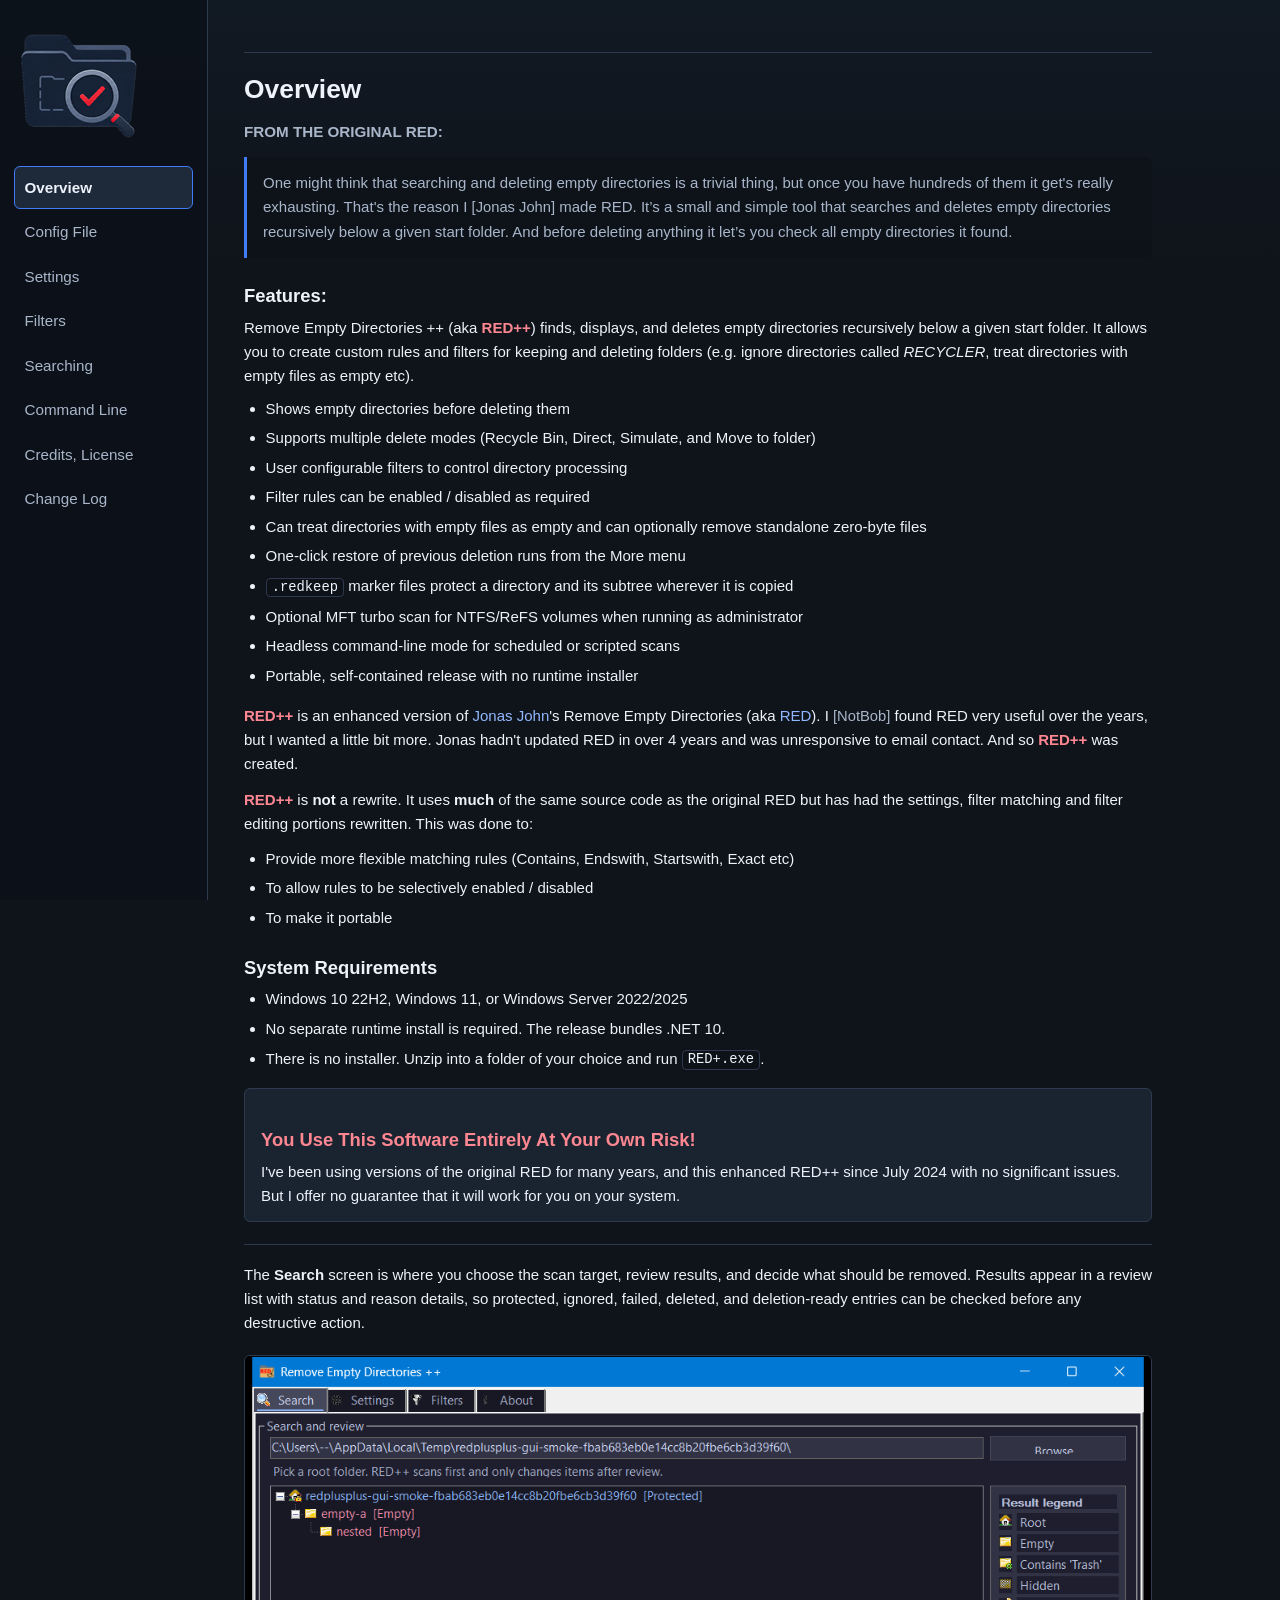
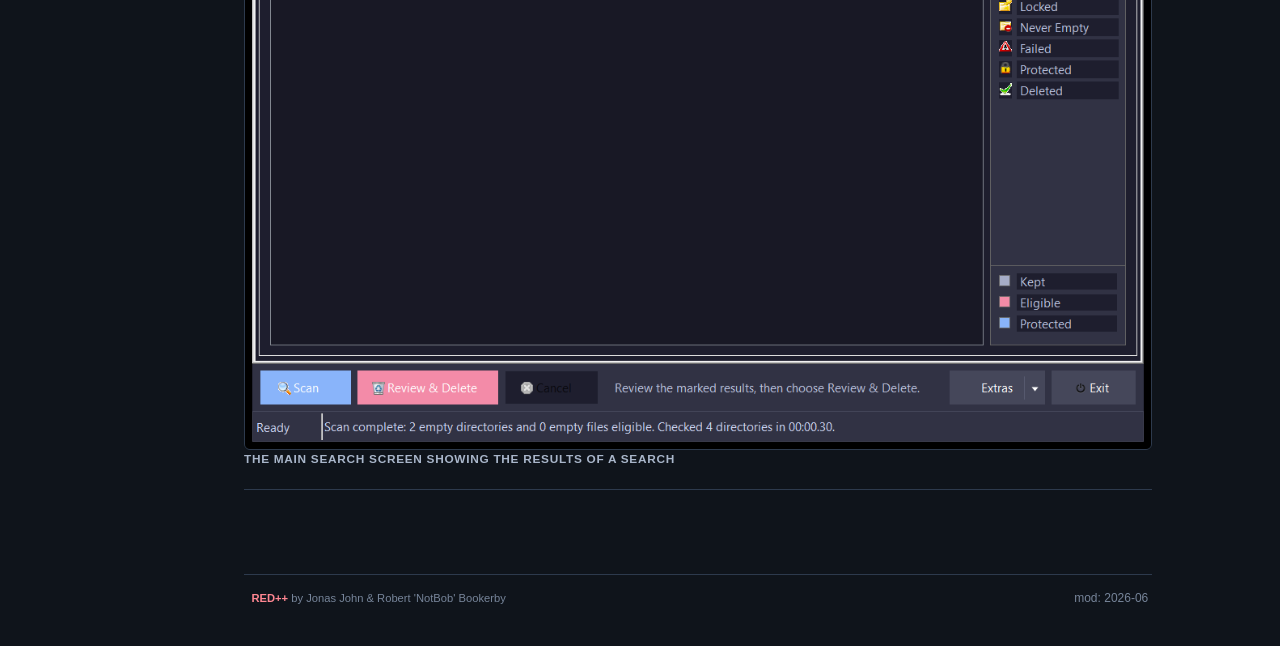
<file: help/index.htm>
<!DOCTYPE html>
<html lang="en">
<head>
<meta charset="utf-8">
<meta name="viewport" content="width=device-width, initial-scale=1">
<meta name="description" content="RED++ : Remove Empty Directories ++ Help">
<meta name="author" content="Robert 'NotBob' Bookerby">
<link rel="stylesheet" href="css/rphStyle.css">
<title>RED++ Help</title>
<meta http-equiv="refresh" content="0; url=rphOverview.htm">
</head>
<body>
<div class="sidenav">
 <div class="logo"><img src="img/logonav.png" alt="logo"></div>
 <a href="rphOverview.htm" >Overview</a>
 <a href="rphConfig.htm"   >Config File</a>
 <a href="rphSettings.htm" >Settings</a>
 <a href="rphFilters.htm"  >Filters</a>
 <a href="rphSearching.htm">Searching</a>
 <a href="rphCmdline.htm"  >Command Line</a>
 <a href="rphCredits.htm"  >Credits, License</a>
 <a href="rphChangelog.htm">Change Log</a>
</div>
<!-- ======= ======= ======= ======= ======= ======= ======= -->
<div class="main narrow-body">
<!-- ======= ======= ======= ======= ======= ======= ======= -->
<hr>
<p>Redirecting to <a href="rphOverview.htm" >RED++ Overview</a> ...</p>
<!-- ======= ======= ======= ======= ======= ======= ======= -->
<hr><p>&nbsp;</p>
<div class="footer">
<span class="fal">&nbsp;&nbsp;<small><span class="red">RED++</span> by Jonas John &amp; Robert 'NotBob' Bookerby</small></span><span class="far">&nbsp;&nbsp;<span class="moddate">mod: 2026-06</span>&nbsp;</span>
</div>
</div></body>
</html>
</file>
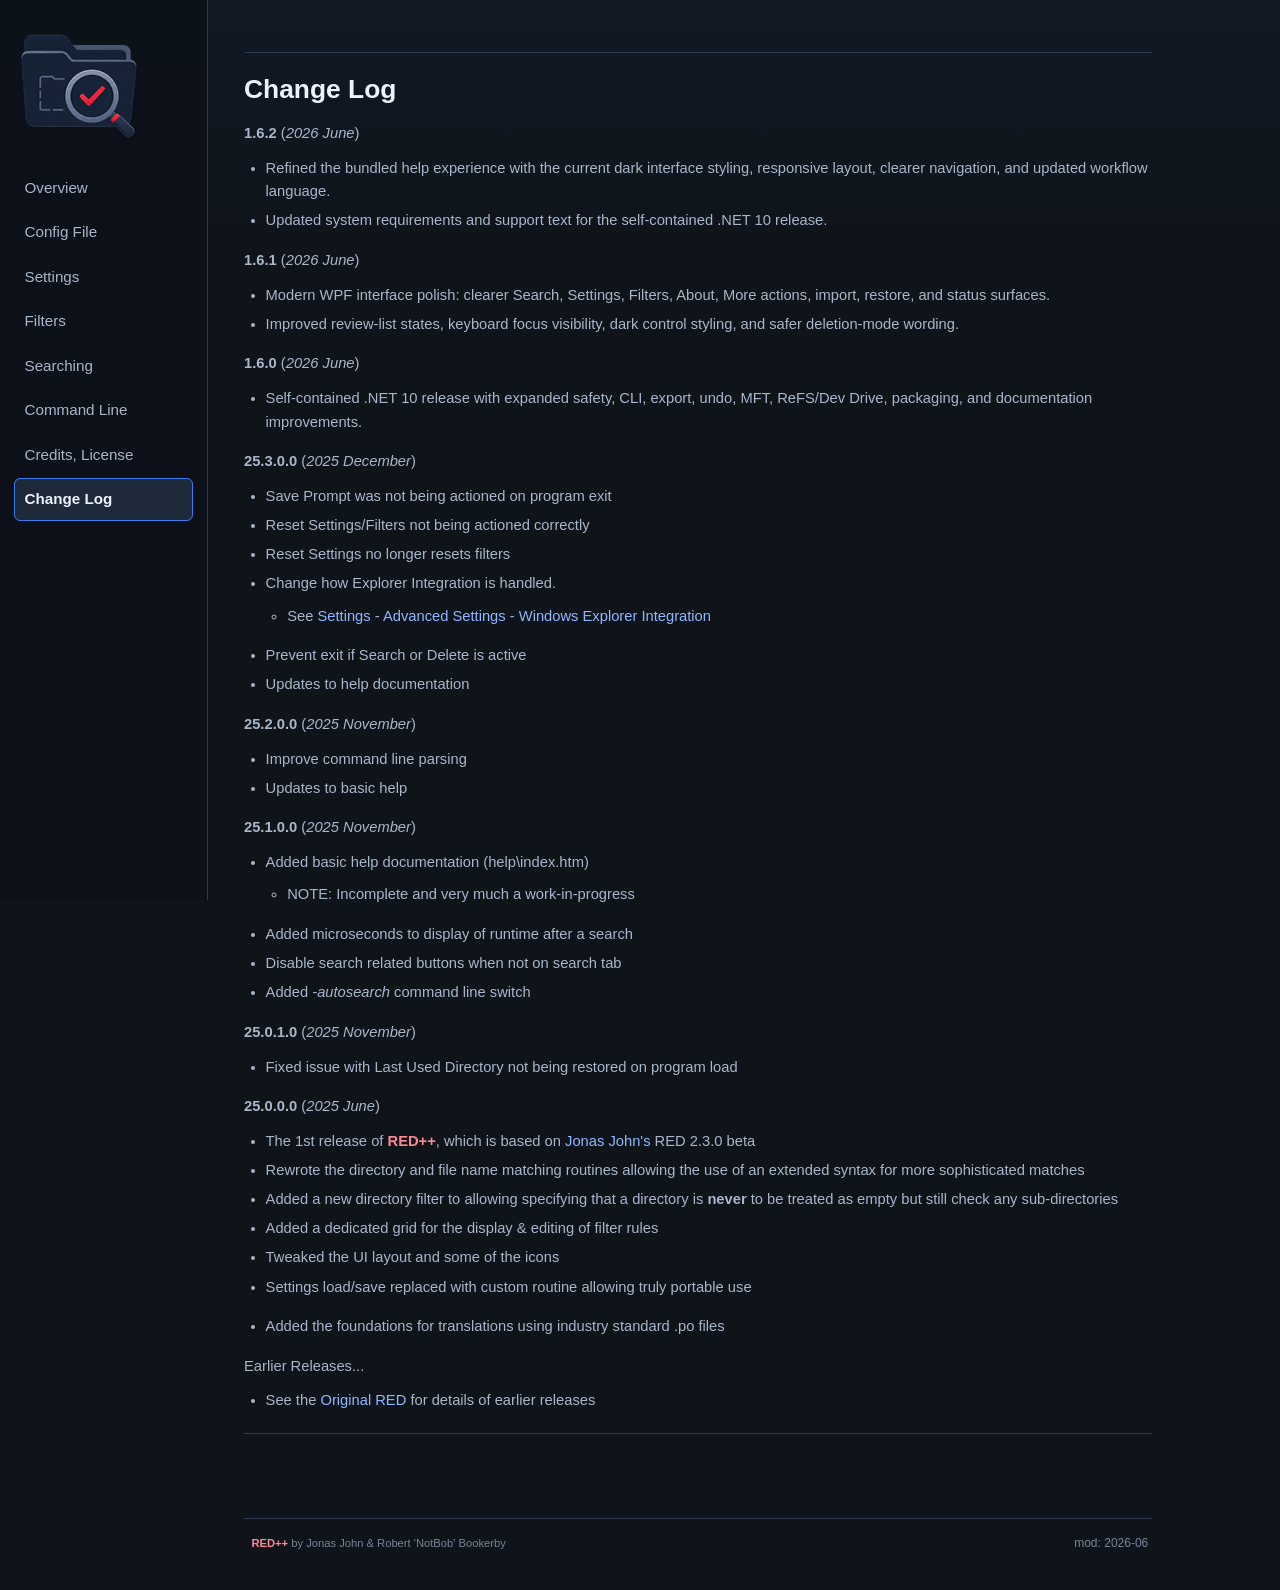
<file: help/rphChangelog.htm>
<!DOCTYPE html>
<html lang="en">
<head>
<meta charset="utf-8">
<meta name="viewport" content="width=device-width, initial-scale=1">
<meta name="description" content="RED++ : Remove Empty Directories ++ Help">
<meta name="author" content="Robert 'NotBob' Bookerby">
<link rel="stylesheet" href="css/rphStyle.css">
<title>RED++ Help</title>
</head>
<body>
<div class="sidenav">
 <div class="menu">
 <img src="img/logonav.png" alt="logo">
 <a href="rphOverview.htm" >Overview</a>
 <a href="rphConfig.htm"   >Config File</a>
 <a href="rphSettings.htm" >Settings</a>
 <a href="rphFilters.htm"  >Filters</a>
 <a href="rphSearching.htm">Searching</a>
 <a href="rphCmdline.htm"  >Command Line</a>
 <a href="rphCredits.htm"  >Credits, License</a>
 <a href="#" class="hit"   >Change Log</a>
 <p class="nih">Screenshots scale to fit this help window.</p>
 </div>
</div>
<!-- ======= ======= ======= ======= ======= ======= ======= -->
<div class="main narrow-body">
<!-- ======= ======= ======= ======= ======= ======= ======= -->
<hr>
<h3>Change Log</h3>
<div class="changelog">
<p><span class="ver">1.6.2</span>    (<em>2026 June</em>)</p>
<ul>
<li>Refined the bundled help experience with the current dark interface styling, responsive layout, clearer navigation, and updated workflow language.</li>
<li>Updated system requirements and support text for the self-contained .NET 10 release.</li>
</ul>
<p><span class="ver">1.6.1</span>    (<em>2026 June</em>)</p>
<ul>
<li>Modern WPF interface polish: clearer Search, Settings, Filters, About, More actions, import, restore, and status surfaces.</li>
<li>Improved review-list states, keyboard focus visibility, dark control styling, and safer deletion-mode wording.</li>
</ul>
<p><span class="ver">1.6.0</span>    (<em>2026 June</em>)</p>
<ul>
<li>Self-contained .NET 10 release with expanded safety, CLI, export, undo, MFT, ReFS/Dev Drive, packaging, and documentation improvements.</li>
</ul>
<p><span class="ver">25.3.0.0</span>    (<em>2025 December</em>)</p>
<ul>
<li>Save Prompt was not being actioned on program exit</li>
<li>Reset Settings/Filters not being actioned correctly</li>
<li>Reset Settings no longer resets filters</li>
<li>Change how Explorer Integration is handled.
<ul>
<li>See <a href="rphSettings.htm#opts2ei">Settings - Advanced Settings - Windows Explorer Integration</a></li>
</ul>
</li>
<li>Prevent exit if Search or Delete is active</li>
<li>Updates to help documentation</li>
</ul>
<p><span class="ver">25.2.0.0</span>   (<em>2025 November</em>)</p>
<ul>
<li>Improve command line parsing</li>
<li>Updates to basic help</li>
</ul>
<p><span class="ver">25.1.0.0</span>   (<em>2025 November</em>)</p>
<ul>
<li>Added basic help documentation (help\index.htm)<ul>
<li>NOTE: Incomplete and very much a work-in-progress</li>
</ul>
</li>
<li>Added microseconds to display of runtime after a search</li>
<li>Disable search related buttons when not on search tab</li>
<li>Added <em>-autosearch</em> command line switch</li>
</ul>
<p><span class="ver">25.0.1.0</span>   (<em>2025 November</em>)  </p>
<ul>
<li>Fixed issue with Last Used Directory not being restored on program load</li>
</ul>
<p><span class="ver">25.0.0.0</span>   (<em>2025 June</em>)  </p>
<ul>
<li>The 1st release of <span class="red">RED++</span>, which is based on <a href="http://www.jonasjohn.de/" target="_blank">Jonas John&#39;s</a> RED 2.3.0 beta</li>
<li>Rewrote the directory and file name matching routines allowing the use of an extended syntax for more sophisticated matches</li>
<li>Added a new directory filter to allowing specifying that a directory is <strong>never</strong> to be treated as empty but still check any sub-directories</li>
<li>Added a dedicated grid for the display &amp; editing of filter rules</li>
<li>Tweaked the UI layout and some of the icons</li>
<li>Settings load/save replaced with custom routine allowing truly portable use<ul>
</ul>
</li>
<li>Added the foundations for translations using industry standard .po files</li>
</ul>
<p>Earlier Releases...</p>
<ul>
<li>See the <a href="https://github.com/hxseven/Remove-Empty-Directories/issues/" target="_blank">Original RED</a> for details of earlier releases</li>
</ul>
</div>
<!-- ======= ======= ======= ======= ======= ======= ======= -->
<hr><p>&nbsp;</p>
<div class="footer">
<span class="fal">&nbsp;&nbsp;<small><span class="red">RED++</span> by Jonas John &amp; Robert 'NotBob' Bookerby</small></span><span class="far">&nbsp;&nbsp;<span class="moddate">mod: 2026-06</span>&nbsp;</span>
</div>
</div></body>
</html>
</file>
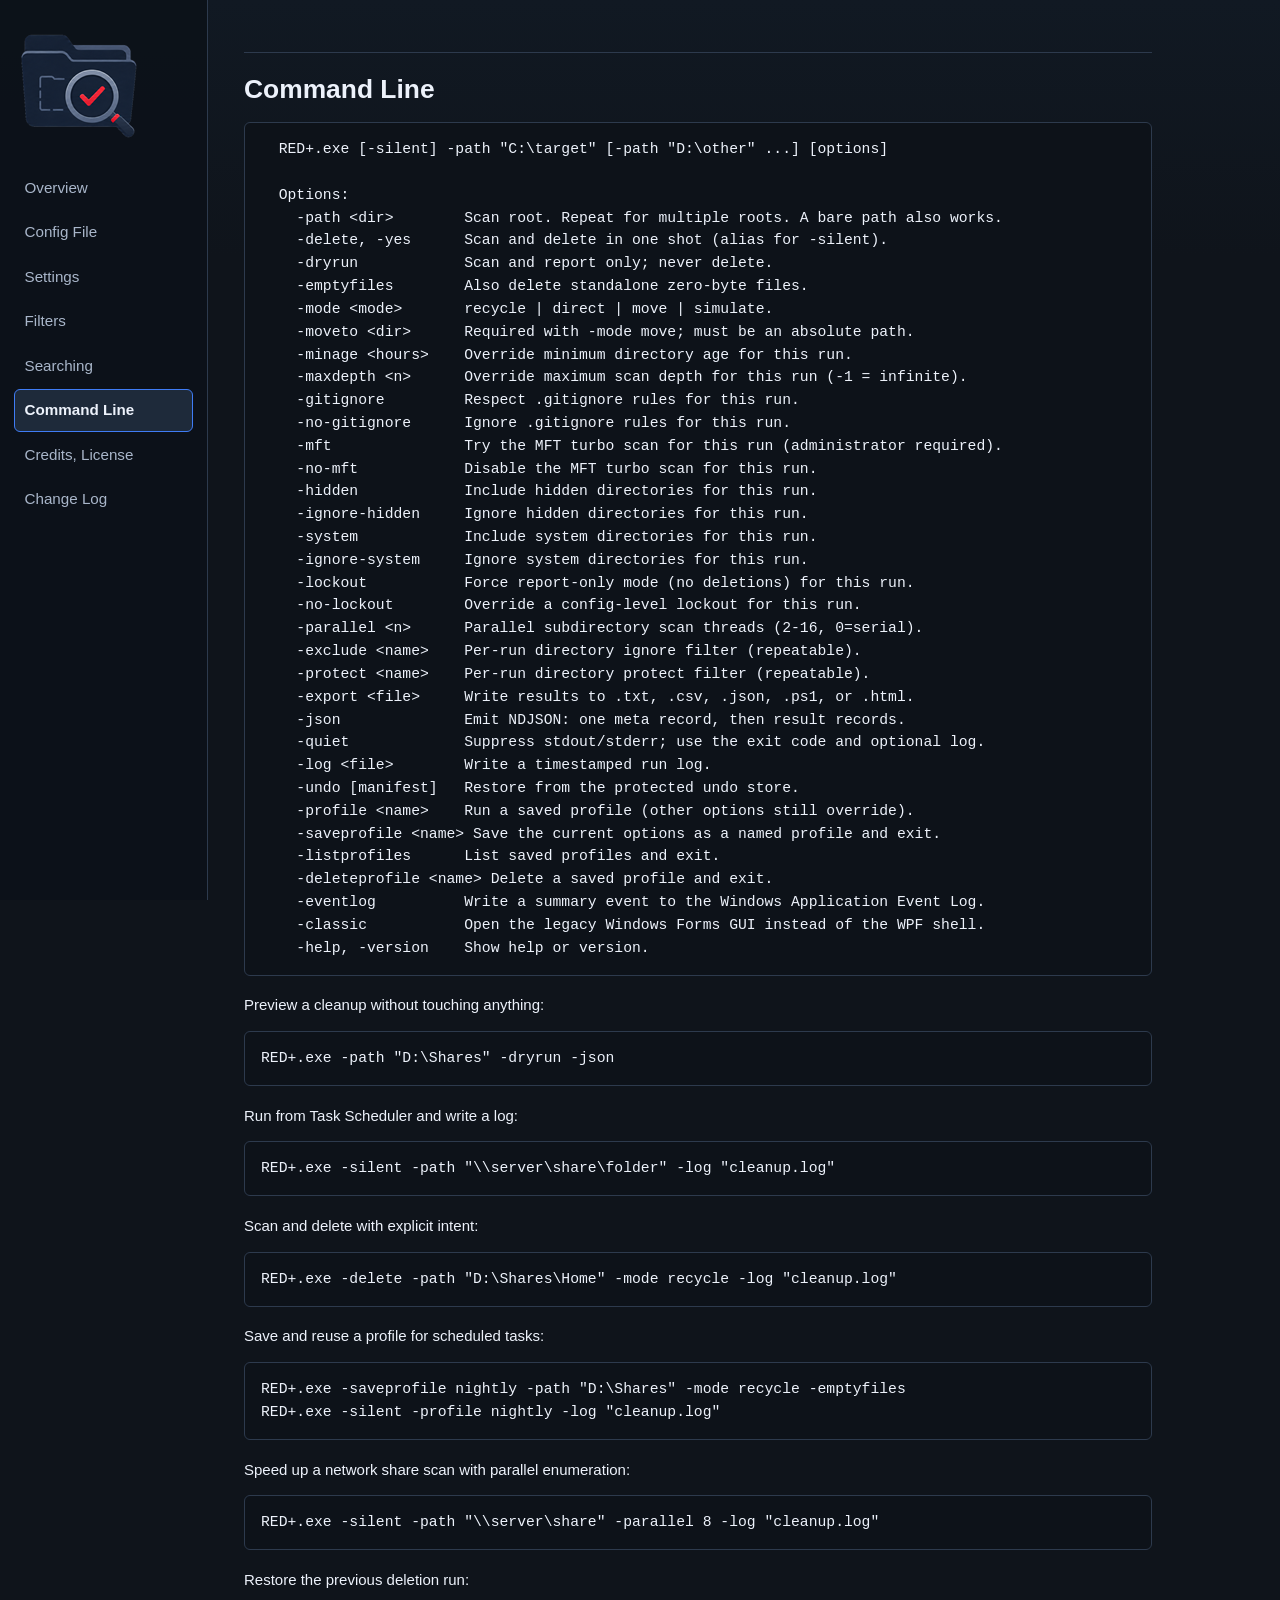
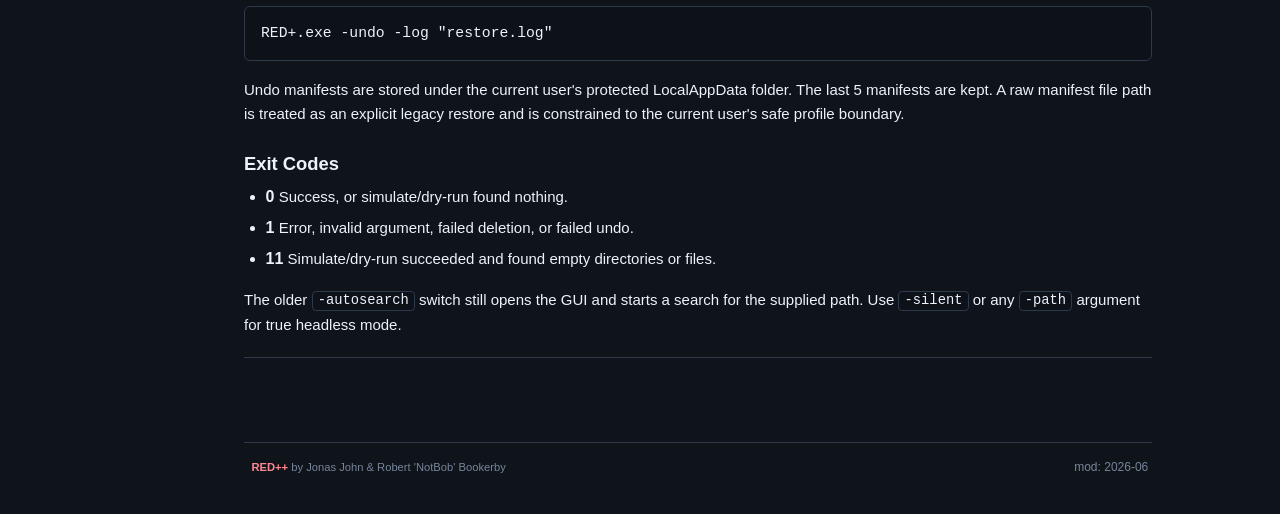
<file: help/rphCmdline.htm>
<!DOCTYPE html>
<html lang="en">
<head>
<meta charset="utf-8">
<meta name="viewport" content="width=device-width, initial-scale=1">
<meta name="description" content="RED++ : Remove Empty Directories ++ Help">
<meta name="author" content="Robert 'NotBob' Bookerby">
<link rel="stylesheet" href="css/rphStyle.css">
<title>RED++ Help</title>
</head>
<body>
<div class="sidenav">
 <div class="menu">
 <img src="img/logonav.png" alt="logo">
 <a href="rphOverview.htm" >Overview</a>
 <a href="rphConfig.htm"   >Config File</a>
 <a href="rphSettings.htm" >Settings</a>
 <a href="rphFilters.htm"  >Filters</a>
 <a href="rphSearching.htm">Searching</a>
 <a href="#" class="hit"   >Command Line</a>
 <a href="rphCredits.htm"  >Credits, License</a>
 <a href="rphChangelog.htm">Change Log</a>
 <p class="nih">Screenshots scale to fit this help window.</p>
 </div>
</div>
<!-- ======= ======= ======= ======= ======= ======= ======= -->
<div class="main narrow-body">
<!-- ======= ======= ======= ======= ======= ======= ======= -->
<hr>
<h3 id="rs_cline">Command Line</h3>
<div>
<pre>
  RED+.exe [-silent] -path &quot;C:\target&quot; [-path &quot;D:\other&quot; ...] [options]

  Options:
    -path &lt;dir&gt;        Scan root. Repeat for multiple roots. A bare path also works.
    -delete, -yes      Scan and delete in one shot (alias for -silent).
    -dryrun            Scan and report only; never delete.
    -emptyfiles        Also delete standalone zero-byte files.
    -mode &lt;mode&gt;       recycle | direct | move | simulate.
    -moveto &lt;dir&gt;      Required with -mode move; must be an absolute path.
    -minage &lt;hours&gt;    Override minimum directory age for this run.
    -maxdepth &lt;n&gt;      Override maximum scan depth for this run (-1 = infinite).
    -gitignore         Respect .gitignore rules for this run.
    -no-gitignore      Ignore .gitignore rules for this run.
    -mft               Try the MFT turbo scan for this run (administrator required).
    -no-mft            Disable the MFT turbo scan for this run.
    -hidden            Include hidden directories for this run.
    -ignore-hidden     Ignore hidden directories for this run.
    -system            Include system directories for this run.
    -ignore-system     Ignore system directories for this run.
    -lockout           Force report-only mode (no deletions) for this run.
    -no-lockout        Override a config-level lockout for this run.
    -parallel &lt;n&gt;      Parallel subdirectory scan threads (2-16, 0=serial).
    -exclude &lt;name&gt;    Per-run directory ignore filter (repeatable).
    -protect &lt;name&gt;    Per-run directory protect filter (repeatable).
    -export &lt;file&gt;     Write results to .txt, .csv, .json, .ps1, or .html.
    -json              Emit NDJSON: one meta record, then result records.
    -quiet             Suppress stdout/stderr; use the exit code and optional log.
    -log &lt;file&gt;        Write a timestamped run log.
    -undo [manifest]   Restore from the protected undo store.
    -profile &lt;name&gt;    Run a saved profile (other options still override).
    -saveprofile &lt;name&gt; Save the current options as a named profile and exit.
    -listprofiles      List saved profiles and exit.
    -deleteprofile &lt;name&gt; Delete a saved profile and exit.
    -eventlog          Write a summary event to the Windows Application Event Log.
    -classic           Open the legacy Windows Forms GUI instead of the WPF shell.
    -help, -version    Show help or version.
</pre>
<p>Preview a cleanup without touching anything:</p>
<pre>RED+.exe -path &quot;D:\Shares&quot; -dryrun -json</pre>
<p>Run from Task Scheduler and write a log:</p>
<pre>RED+.exe -silent -path &quot;\\server\share\folder&quot; -log &quot;cleanup.log&quot;</pre>
<p>Scan and delete with explicit intent:</p>
<pre>RED+.exe -delete -path &quot;D:\Shares\Home&quot; -mode recycle -log &quot;cleanup.log&quot;</pre>
<p>Save and reuse a profile for scheduled tasks:</p>
<pre>RED+.exe -saveprofile nightly -path &quot;D:\Shares&quot; -mode recycle -emptyfiles
RED+.exe -silent -profile nightly -log &quot;cleanup.log&quot;</pre>
<p>Speed up a network share scan with parallel enumeration:</p>
<pre>RED+.exe -silent -path &quot;\\server\share&quot; -parallel 8 -log &quot;cleanup.log&quot;</pre>
<p>Restore the previous deletion run:</p>
<pre>RED+.exe -undo -log &quot;restore.log&quot;</pre>
<p>Undo manifests are stored under the current user's protected LocalAppData folder. The last 5 manifests are kept. A raw manifest file path is treated as an explicit legacy restore and is constrained to the current user's safe profile boundary.</p>
<h4>Exit Codes</h4>
<ul>
<li><span class="sx">0</span> Success, or simulate/dry-run found nothing.</li>
<li><span class="sx">1</span> Error, invalid argument, failed deletion, or failed undo.</li>
<li><span class="sx">11</span> Simulate/dry-run succeeded and found empty directories or files.</li>
</ul>
<p>The older <span class="nbn">-autosearch</span> switch still opens the GUI and starts a search for the supplied path. Use <span class="nbn">-silent</span> or any <span class="nbn">-path</span> argument for true headless mode.</p>
</div>
<!-- ======= ======= ======= ======= ======= ======= ======= -->
<hr><p>&nbsp;</p>
<div class="footer">
<span class="fal">&nbsp;&nbsp;<small><span class="red">RED++</span> by Jonas John &amp; Robert 'NotBob' Bookerby</small></span><span class="far">&nbsp;&nbsp;<span class="moddate">mod: 2026-06</span>&nbsp;</span>
</div>
</div></body>
</html>
</file>
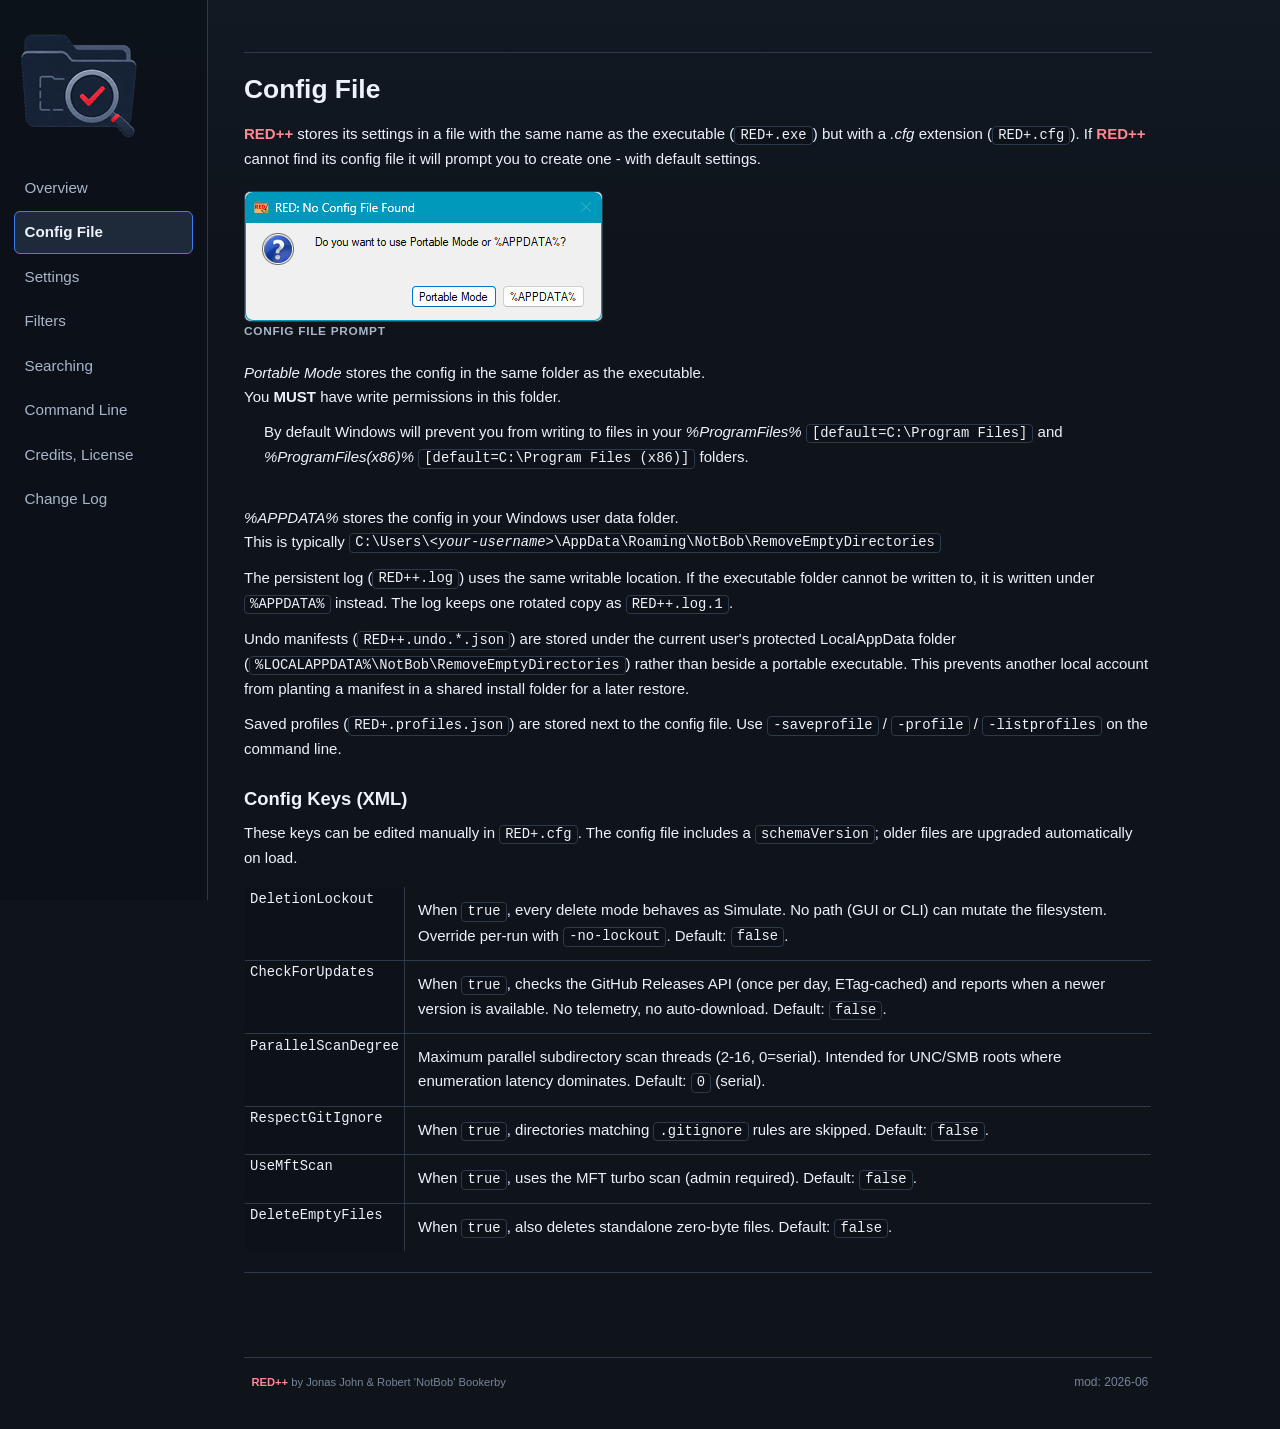
<file: help/rphConfig.htm>
<!DOCTYPE html>
<html lang="en">
<head>
<meta charset="utf-8">
<meta name="viewport" content="width=device-width, initial-scale=1">
<meta name="description" content="RED++ : Remove Empty Directories ++ Help">
<meta name="author" content="Robert 'NotBob' Bookerby">
<link rel="stylesheet" href="css/rphStyle.css">
<title>RED++ Help</title>
</head>
<body>
<div class="sidenav">
 <div class="menu">
 <img src="img/logonav.png" alt="logo">
 <a href="rphOverview.htm" >Overview</a>
 <a href="#" class="hit"   >Config File</a>
 <a href="rphSettings.htm" >Settings</a>
 <a href="rphFilters.htm"  >Filters</a>
 <a href="rphSearching.htm">Searching</a>
 <a href="rphCmdline.htm"  >Command Line</a>
 <a href="rphCredits.htm"  >Credits, License</a>
 <a href="rphChangelog.htm">Change Log</a>
 <p class="nih">Screenshots scale to fit this help window.</p>
 </div>
</div>
<!-- ======= ======= ======= ======= ======= ======= ======= -->
<div class="main narrow-body">
<!-- ======= ======= ======= ======= ======= ======= ======= -->
<hr>
<h3 id="rs_conf1">Config File</h3>
<div>
<div>
<span class="red">RED++</span> stores its settings in a file with the same name as the executable (<span class="nbs">RED+.exe</span>) but with a <i>.cfg</i> extension (<span class="nbs">RED+.cfg</span>). If <span class="red">RED++</span> cannot find its config file it will prompt you to create one - with default settings.
<figure><img src="img/screen-C01.png"><figcaption>Config File Prompt</figcaption></figure>
</div>

<div>
<em>Portable Mode</em> stores the config in the same folder as the executable.
<br>You <b>MUST</b> have write permissions in this folder.
<p class="indent1">By default Windows will prevent you from writing to files in your <em>%ProgramFiles%</em> <span class="eg">[default=C:\Program Files]</span> and <em>%ProgramFiles(x86)%</em> <span class="eg">[default=C:\Program Files (x86)]</span> folders.
</p>
<br><em>%APPDATA%</em> stores the config in your Windows user data folder.
<br>This is typically <span class="nbn">C:\Users\<i>&lt;your-username&gt;</i>\AppData\Roaming\NotBob\RemoveEmptyDirectories</span>
<p>The persistent log (<span class="nbn">RED++.log</span>) uses the same writable location. If the executable folder cannot be written to, it is written under <span class="nbn">%APPDATA%</span> instead. The log keeps one rotated copy as <span class="nbn">RED++.log.1</span>.</p>
<p>Undo manifests (<span class="nbn">RED++.undo.*.json</span>) are stored under the current user's protected LocalAppData folder (<span class="nbn">%LOCALAPPDATA%\NotBob\RemoveEmptyDirectories</span>) rather than beside a portable executable. This prevents another local account from planting a manifest in a shared install folder for a later restore.</p>
<p>Saved profiles (<span class="nbn">RED+.profiles.json</span>) are stored next to the config file. Use <span class="nbn">-saveprofile</span> / <span class="nbn">-profile</span> / <span class="nbn">-listprofiles</span> on the command line.</p>
</div>

<h4>Config Keys (XML)</h4>
<div>
<p>These keys can be edited manually in <span class="nbn">RED+.cfg</span>. The config file includes a <span class="nbn">schemaVersion</span>; older files are upgraded automatically on load.</p>
<table>
<tr><td class="nbn">DeletionLockout</td><td>When <span class="nbn">true</span>, every delete mode behaves as Simulate. No path (GUI or CLI) can mutate the filesystem. Override per-run with <span class="nbn">-no-lockout</span>. Default: <span class="nbn">false</span>.</td></tr>
<tr><td class="nbn">CheckForUpdates</td><td>When <span class="nbn">true</span>, checks the GitHub Releases API (once per day, ETag-cached) and reports when a newer version is available. No telemetry, no auto-download. Default: <span class="nbn">false</span>.</td></tr>
<tr><td class="nbn">ParallelScanDegree</td><td>Maximum parallel subdirectory scan threads (2-16, 0=serial). Intended for UNC/SMB roots where enumeration latency dominates. Default: <span class="nbn">0</span> (serial).</td></tr>
<tr><td class="nbn">RespectGitIgnore</td><td>When <span class="nbn">true</span>, directories matching <span class="nbn">.gitignore</span> rules are skipped. Default: <span class="nbn">false</span>.</td></tr>
<tr><td class="nbn">UseMftScan</td><td>When <span class="nbn">true</span>, uses the MFT turbo scan (admin required). Default: <span class="nbn">false</span>.</td></tr>
<tr><td class="nbn">DeleteEmptyFiles</td><td>When <span class="nbn">true</span>, also deletes standalone zero-byte files. Default: <span class="nbn">false</span>.</td></tr>
</table>
</div>
</div>
<!-- ======= ======= ======= ======= ======= ======= ======= -->
<hr><p>&nbsp;</p>
<div class="footer">
<span class="fal">&nbsp;&nbsp;<small><span class="red">RED++</span> by Jonas John &amp; Robert 'NotBob' Bookerby</small></span><span class="far">&nbsp;&nbsp;<span class="moddate">mod: 2026-06</span>&nbsp;</span>
</div>
</div></body>
</html>
</file>
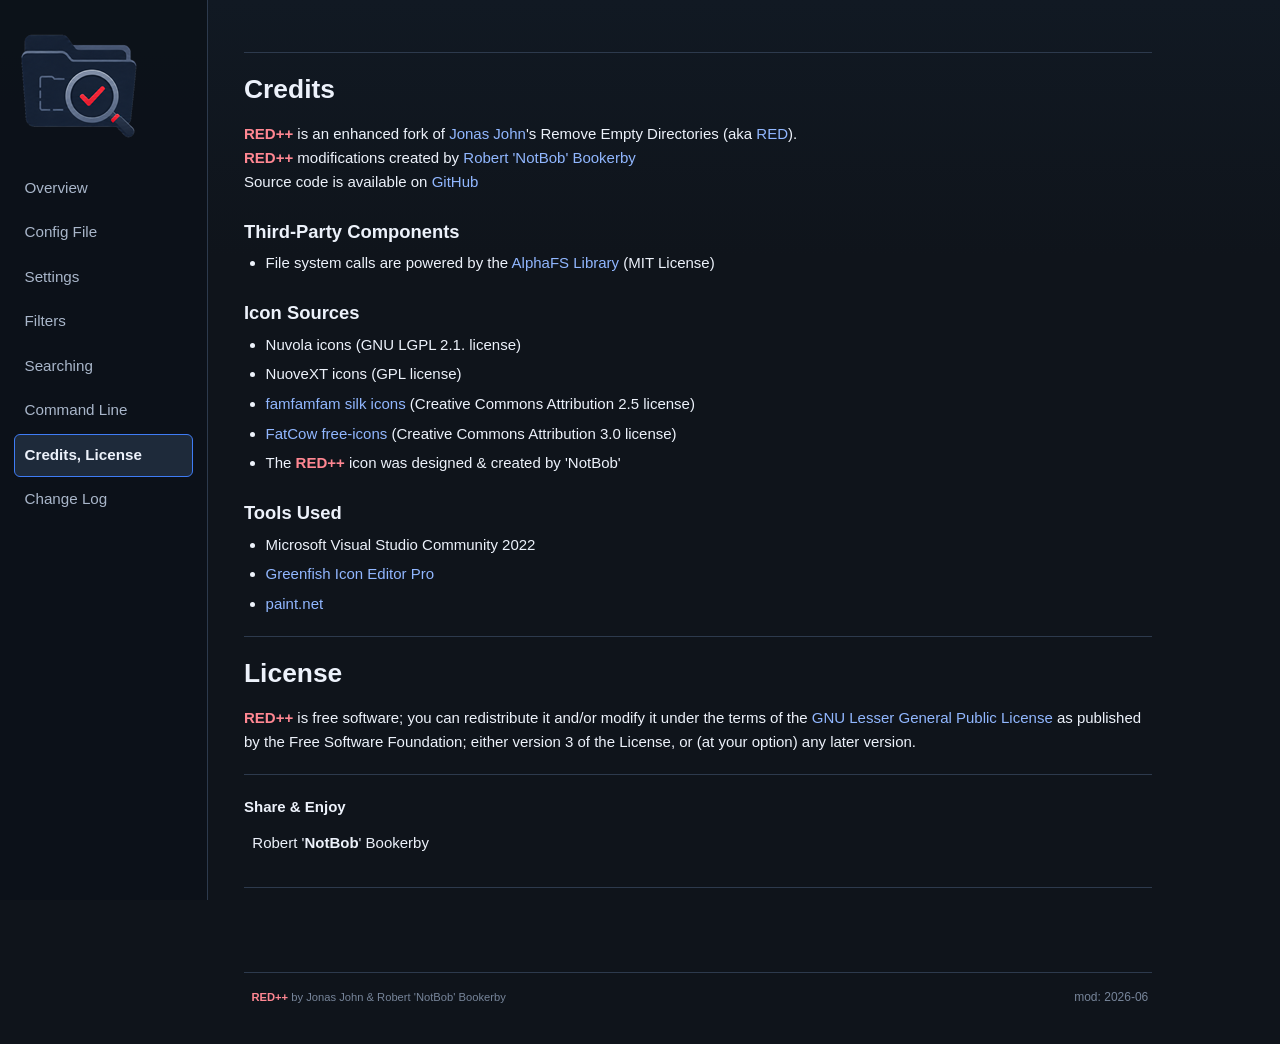
<file: help/rphCredits.htm>
<!DOCTYPE html>
<html lang="en">
<head>
<meta charset="utf-8">
<meta name="viewport" content="width=device-width, initial-scale=1">
<meta name="description" content="RED++ : Remove Empty Directories ++ Help">
<meta name="author" content="Robert 'NotBob' Bookerby">
<link rel="stylesheet" href="css/rphStyle.css">
<title>RED++ Help</title>
</head>
<body>
<div class="sidenav">
 <div class="menu">
 <img src="img/logonav.png" alt="logo">
 <a href="rphOverview.htm" >Overview</a>
 <a href="rphConfig.htm"   >Config File</a>
 <a href="rphSettings.htm" >Settings</a>
 <a href="rphFilters.htm"  >Filters</a>
 <a href="rphSearching.htm">Searching</a>
 <a href="rphCmdline.htm"  >Command Line</a>
 <a href="#" class="hit"   >Credits, License</a>
 <a href="rphChangelog.htm">Change Log</a>
 <p class="nih">Screenshots scale to fit this help window.</p>
 </div>
</div>
<!-- ======= ======= ======= ======= ======= ======= ======= -->
<div class="main narrow-body">
<!-- ======= ======= ======= ======= ======= ======= ======= -->
<hr>
<h3 id="rs_creds">Credits</h3>
<div>
<p>
<span class="red">RED++</span> is an enhanced fork of <a href="https://www.jonasjohn.de/" target="_blank">Jonas John</a>'s Remove Empty Directories (aka <a href="https://github.com/hxseven/Remove-Empty-Directories/" target="_blank">RED</a>).
<br><span class="red">RED++</span> modifications created by <a href="https://github.com/BookOfBeasts/" target="_blank">Robert 'NotBob' Bookerby</a>
<br>Source code is available on  <a href="https://github.com/BookOfBeasts/Remove-Empty-Directories-Plus/" target="_blank">GitHub</a>
</p>
<h4>Third-Party Components</h4>
<ul>
<li>File system calls are powered by the <a href="https://github.com/alphaleonis/AlphaFS/" target="_blank">AlphaFS Library</a> (MIT License)</li>
</ul>
<h4>Icon Sources</h4>
<ul>
<li>Nuvola icons (GNU LGPL 2.1. license)</li>
<li>NuoveXT icons (GPL license)</li>
<li><a href="https://github.com/legacy-icons/famfamfam-silk/" target="_blank">famfamfam silk icons</a> (Creative Commons Attribution 2.5 license)</li>
<li><a href="https://github.com/gammasoft/fatcow/" target="_blank">FatCow free-icons</a> (Creative Commons Attribution 3.0 license)</li>
<li>The <span class="red">RED++</span> icon was designed &amp; created by 'NotBob'</li>
</ul>
<h4>Tools Used</h4>
<ul>
<li>Microsoft Visual Studio Community 2022</li>
<li><a href="https://greenfishsoftware.org/gfie.php" target="_blank">Greenfish Icon Editor Pro</a></li>
<li><a href="https://www.getpaint.net/index.html" target="_blank">paint.net</a></li>
</ul>
</div>
<!-- ======= ======= ======= ======= ======= ======= ======= -->
<hr>
<h3 id="rs_licen">License</h3>
<div>
<span class="red">RED++</span> is free software; you can redistribute it and/or modify it under the terms of the <a href="https://www.gnu.org/licenses/lgpl-3.0.txt" target="_blank">GNU Lesser General Public License</a> as published by the Free Software Foundation; either version 3 of the License, or (at your option) any later version.
</div>
<!-- ======= ======= ======= ======= ======= ======= ======= -->
<hr>
<b>Share &amp; Enjoy</b>
<div class="box3">&nbsp;&nbsp;Robert '<b>NotBob</b>' Bookerby</div>
<!-- ======= ======= ======= ======= ======= ======= ======= -->
<hr><p>&nbsp;</p>
<div class="footer">
<span class="fal">&nbsp;&nbsp;<small><span class="red">RED++</span> by Jonas John &amp; Robert 'NotBob' Bookerby</small></span><span class="far">&nbsp;&nbsp;<span class="moddate">mod: 2026-06</span>&nbsp;</span>
</div>
</div></body>
</html>
</file>
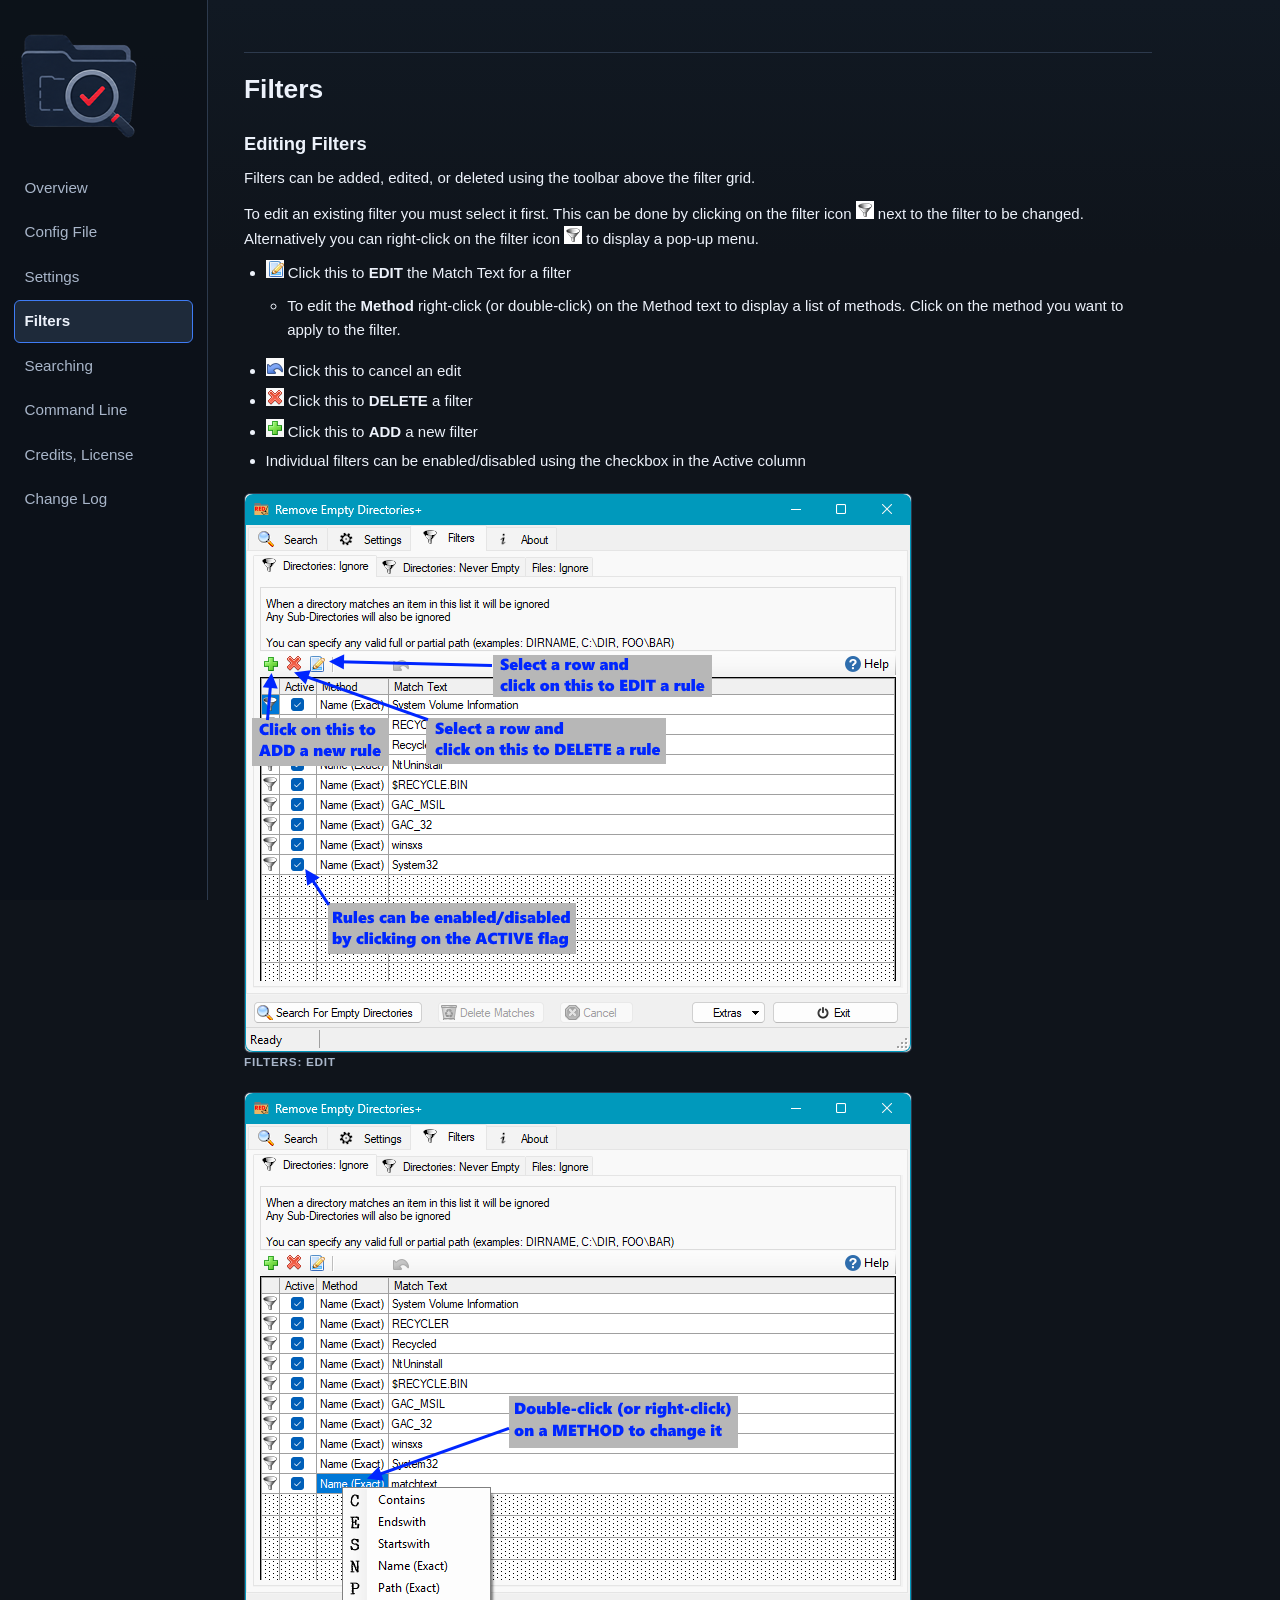
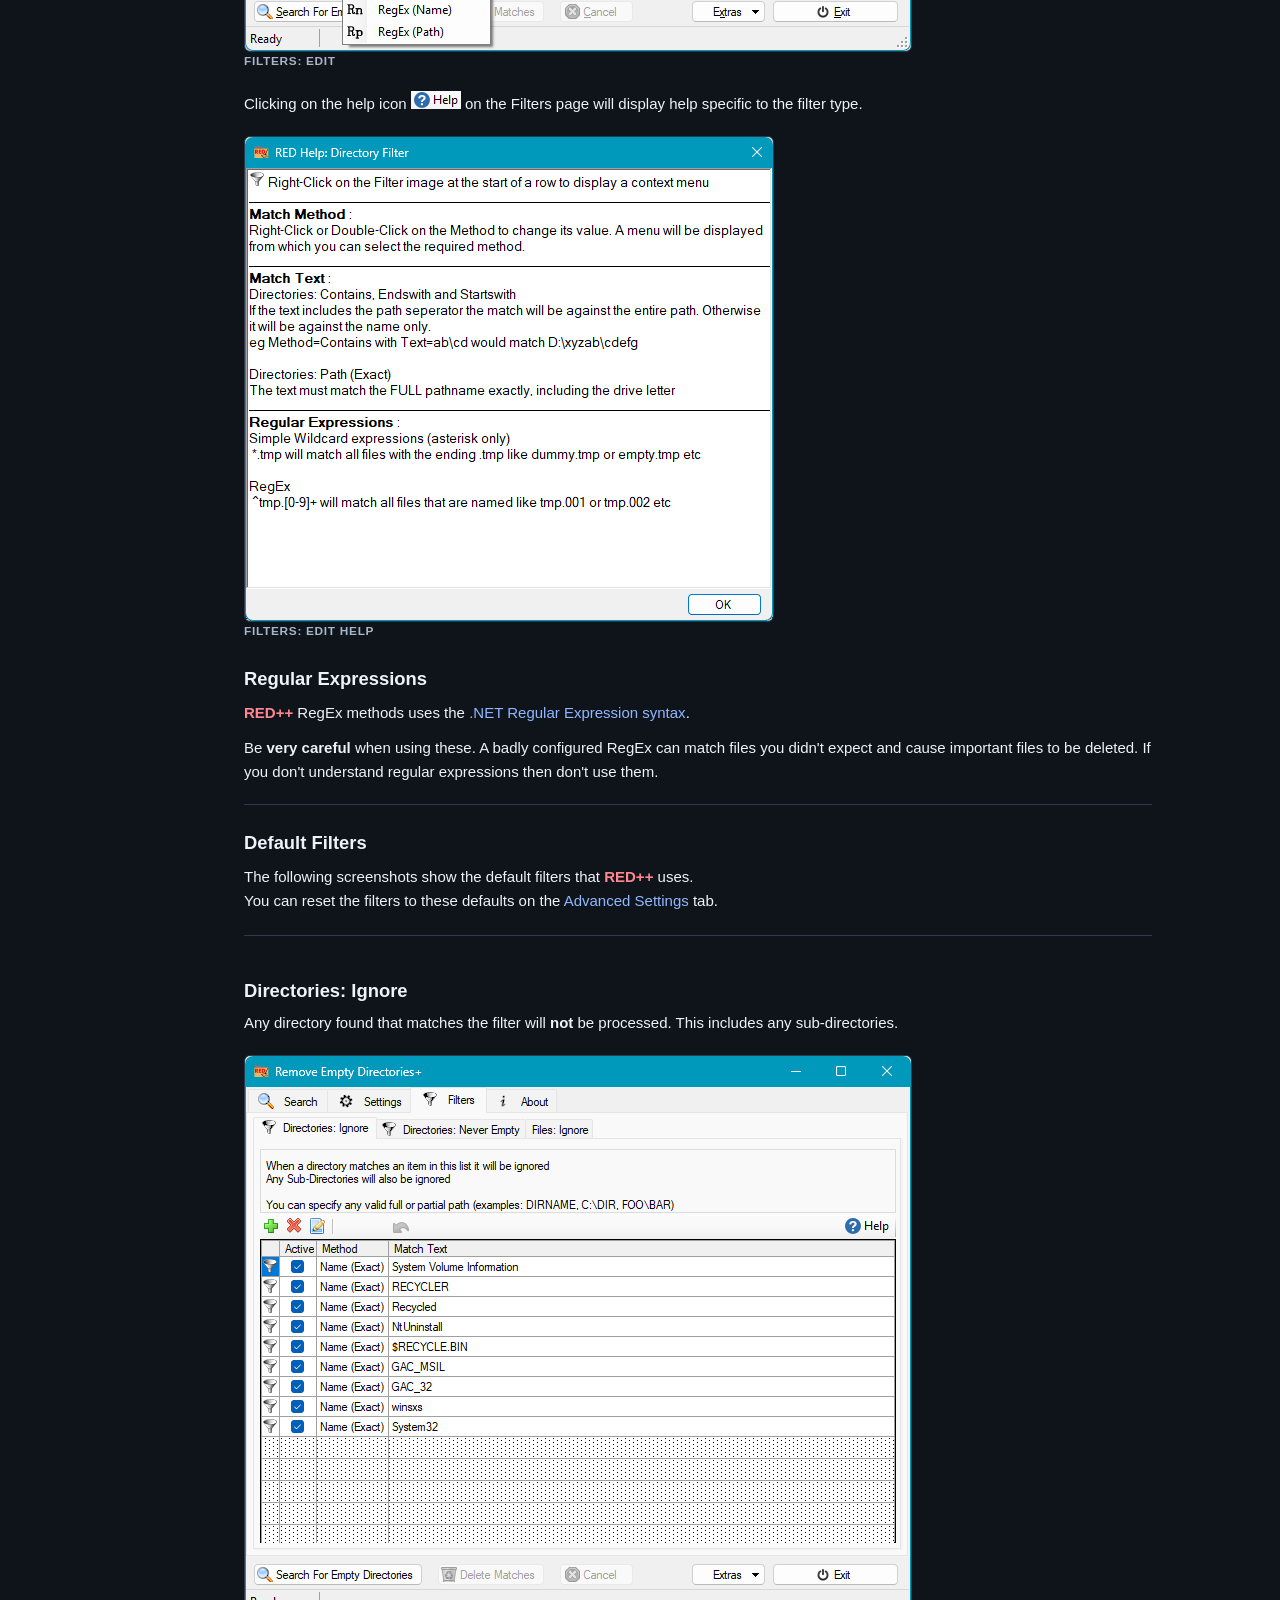
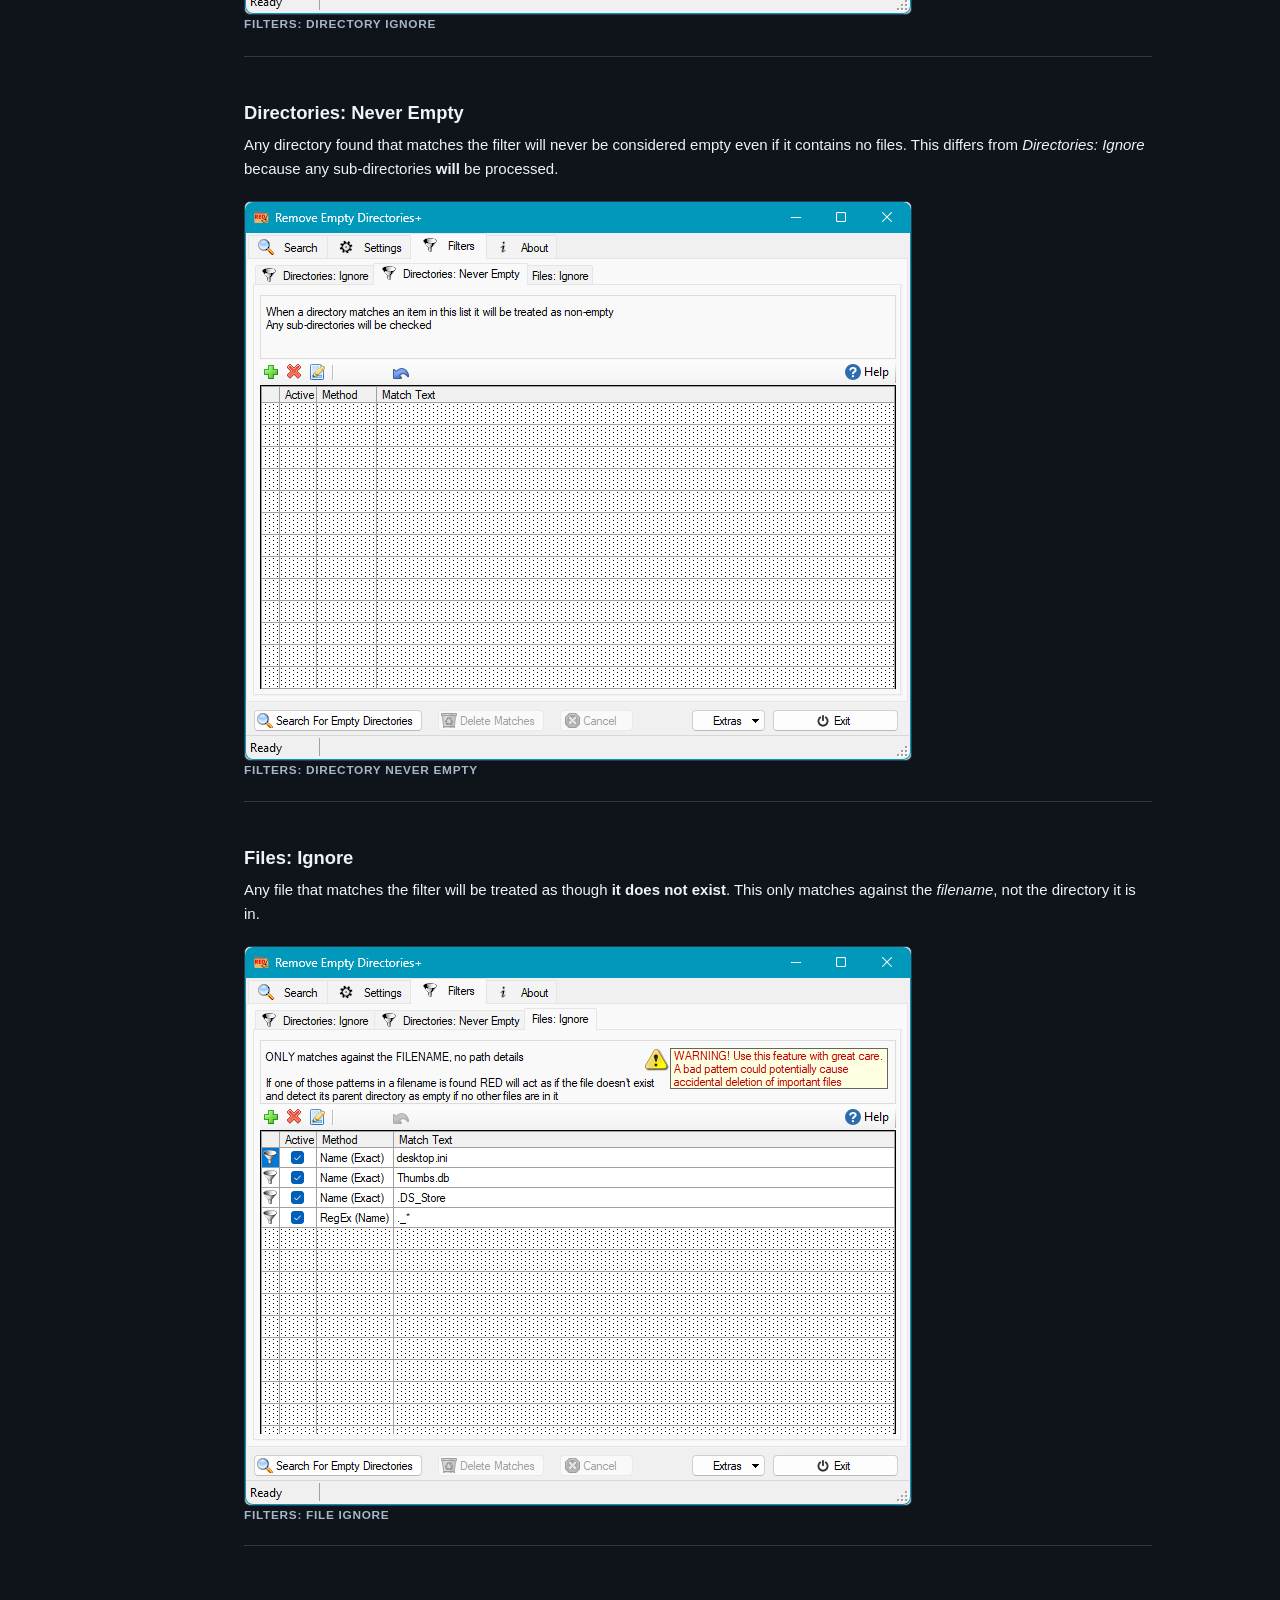
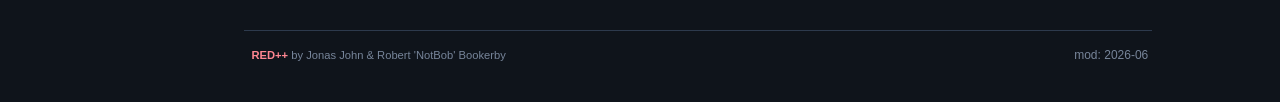
<file: help/rphFilters.htm>
<!DOCTYPE html>
<html lang="en">
<head>
<meta charset="utf-8">
<meta name="viewport" content="width=device-width, initial-scale=1">
<meta name="description" content="RED++ : Remove Empty Directories ++ Help">
<meta name="author" content="Robert 'NotBob' Bookerby">
<link rel="stylesheet" href="css/rphStyle.css">
<title>RED++ Help</title>
</head>
<body>
<div class="sidenav">
 <div class="menu">
 <img src="img/logonav.png" alt="logo">
 <a href="rphOverview.htm" >Overview</a>
 <a href="rphConfig.htm"   >Config File</a>
 <a href="rphSettings.htm" >Settings</a>
 <a href="#" class="hit"   >Filters</a>
 <a href="rphSearching.htm">Searching</a>
 <a href="rphCmdline.htm"  >Command Line</a>
 <a href="rphCredits.htm"  >Credits, License</a>
 <a href="rphChangelog.htm">Change Log</a>
 <p class="nih">Screenshots scale to fit this help window.</p>
 </div>
</div>
<!-- ======= ======= ======= ======= ======= ======= ======= -->
<div class="main narrow-body">
<!-- ======= ======= ======= ======= ======= ======= ======= -->
<hr>
<h3 id="rs_filt1">Filters</h3>
<div>

<h4>Editing Filters</h4>
<div>
<p>Filters can be added, edited, or deleted using the toolbar above the filter grid.</p>
To edit an existing filter you must select it first. This can be done by clicking on the filter icon <img src="img/icon-filter.png"  alt="icon"> next to the filter to be changed. Alternatively you can right-click on the filter icon <img src="img/icon-filter.png" alt="icon"> to display a pop-up menu.<br>
<ul>
<li><img src="img/icon-filter-edit.png" alt="icon"> Click this to <b>EDIT</b> the Match Text for a filter
<ul>
<li>To edit the <b>Method</b> right-click (or double-click) on the Method text to display a list of methods. Click on the method you want to apply to the filter.</li>
</ul></li>
<li><img src="img/icon-filter-cancel.png" alt="icon"> Click this to cancel an edit</li>
<li><img src="img/icon-filter-del.png" alt="icon"> Click this to <b>DELETE</b> a filter</li>
<li><img src="img/icon-filter-add.png" alt="icon"> Click this to <b>ADD</b> a new filter</li>
<li>Individual filters can be enabled/disabled using the checkbox in the Active column</li>
</ul>
</div>
<figure><img class="imgx" src="img/screen-F01-edit1.png"><figcaption>Filters: Edit</figcaption></figure>
<figure><img class="imgx" src="img/screen-F01-edit2.png"><figcaption>Filters: Edit</figcaption></figure>
Clicking on the help icon <img src="img/screen-F01-edithlp.png" alt="help icon"> on the Filters page will display help specific to the filter type.
<figure><img class="imgx" src="img/screen-F01-edit3.png"><figcaption>Filters: Edit Help</figcaption></figure>

<h4>Regular Expressions</h4>
<p><span class="red">RED++</span> RegEx methods uses the <a href="https://learn.microsoft.com/en-us/dotnet/standard/base-types/regular-expression-language-quick-reference/" target="_blank">.NET Regular Expression syntax</a>.
</p>
<p>Be <b>very careful</b> when using these. A badly configured RegEx can match files you didn't expect and cause important files to be deleted. If you don't understand regular expressions then don't use them.</p>

<hr>
<div>
<h4>Default Filters</h4>
<p>The following screenshots show the default filters that <span class="red">RED++</span> uses.<br>
You can reset the filters to these defaults on the <a href="rphSettings.htm#opts2">Advanced Settings</a> tab.</p>
<div class="btd">
<h4>Directories: Ignore</h4>
Any directory found that matches the filter will <b>not</b> be processed. This includes any sub-directories.
<figure><img class="imgx" src="img/screen-F01.png"><figcaption>Filters: Directory Ignore</figcaption></figure>
</div>
<div class="btd">
<h4>Directories: Never Empty</h4>
Any directory found that matches the filter will never be considered empty even if it contains no files. This differs from <em>Directories: Ignore</em> because any sub-directories <b>will</b> be processed.
<figure><img class="imgx" src="img/screen-F02.png"><figcaption>Filters: Directory Never Empty</figcaption></figure>
</div>
<div class="btd">
<h4>Files: Ignore</h4>
Any file that matches the filter will be treated as though <b>it does not exist</b>. This only matches against the <em>filename</em>, not the directory it is in.
<figure><img class="imgx" src="img/screen-F03.png"><figcaption>Filters: File Ignore</figcaption></figure>
</div>
</div>

</div>
<!-- ======= ======= ======= ======= ======= ======= ======= -->
<hr><p>&nbsp;</p>
<div class="footer">
<span class="fal">&nbsp;&nbsp;<small><span class="red">RED++</span> by Jonas John &amp; Robert 'NotBob' Bookerby</small></span><span class="far">&nbsp;&nbsp;<span class="moddate">mod: 2026-06</span>&nbsp;</span>
</div>
</div></body>
</html>
</file>
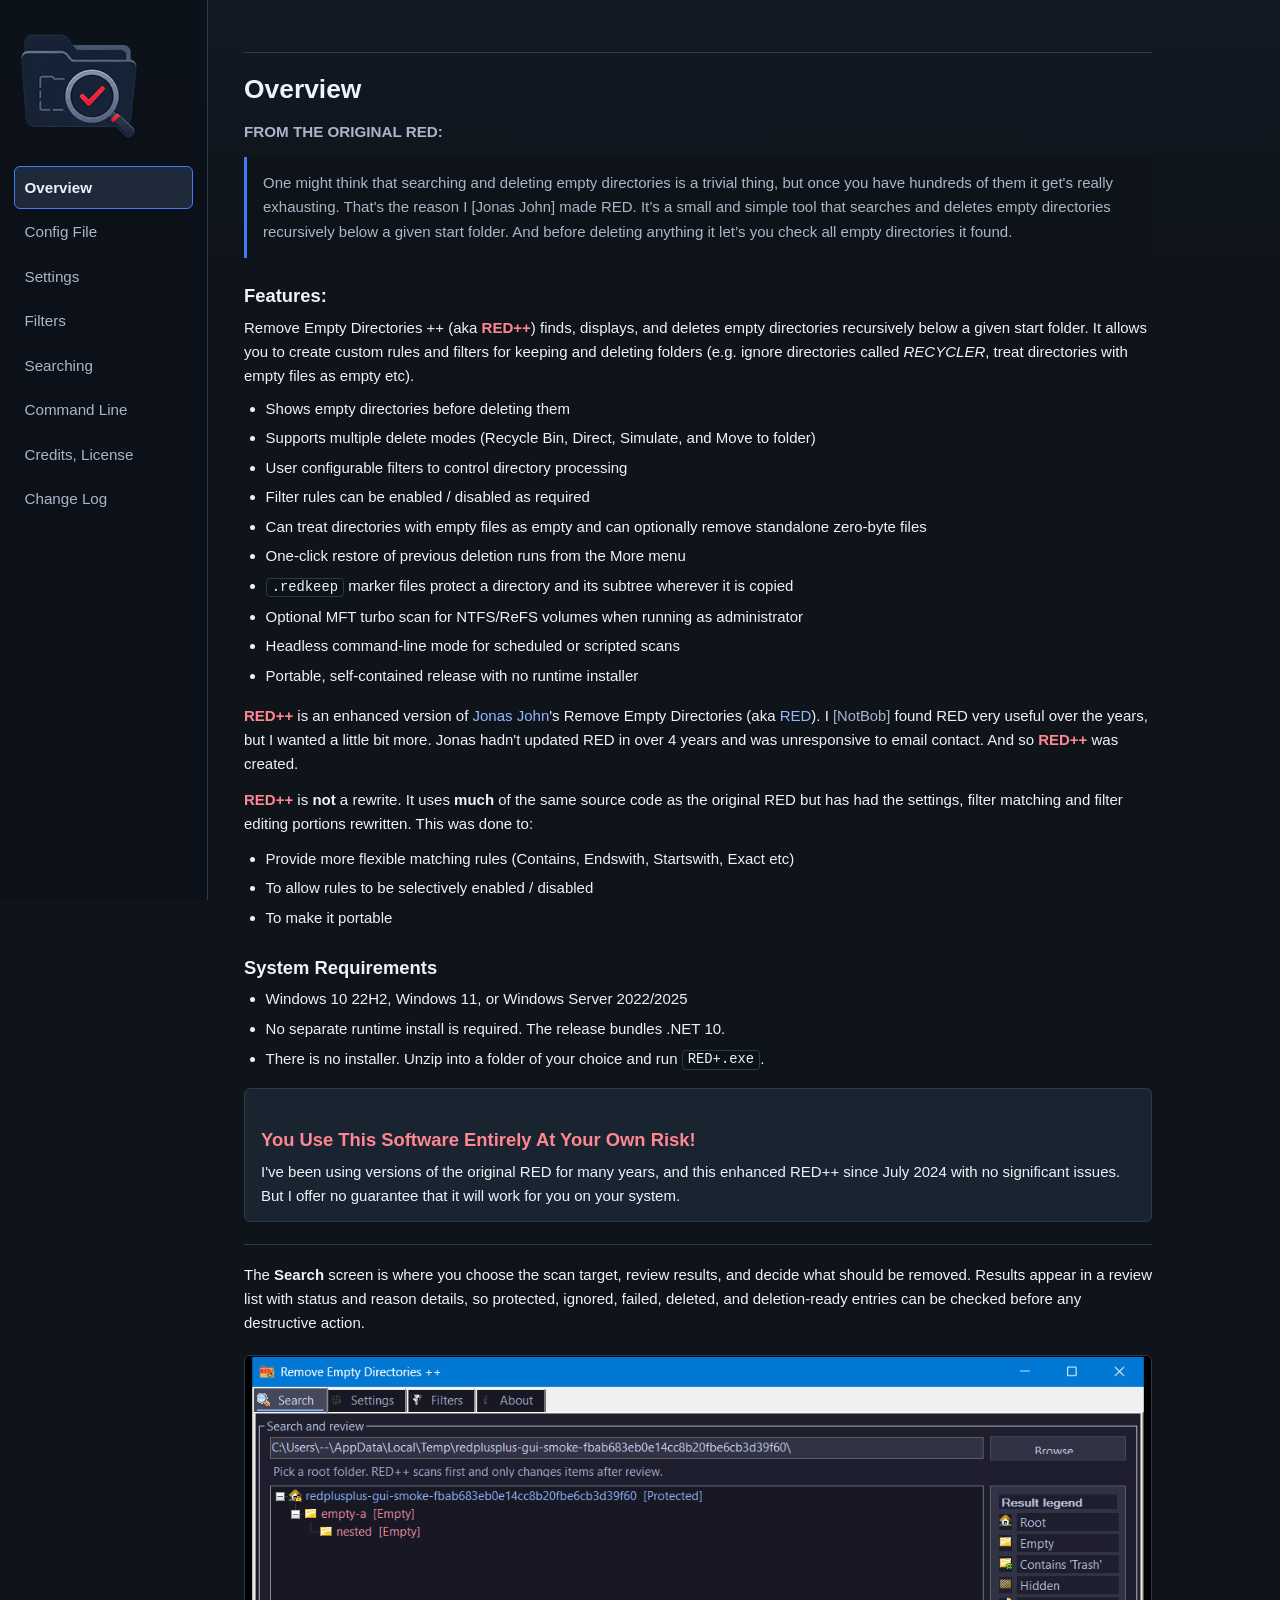
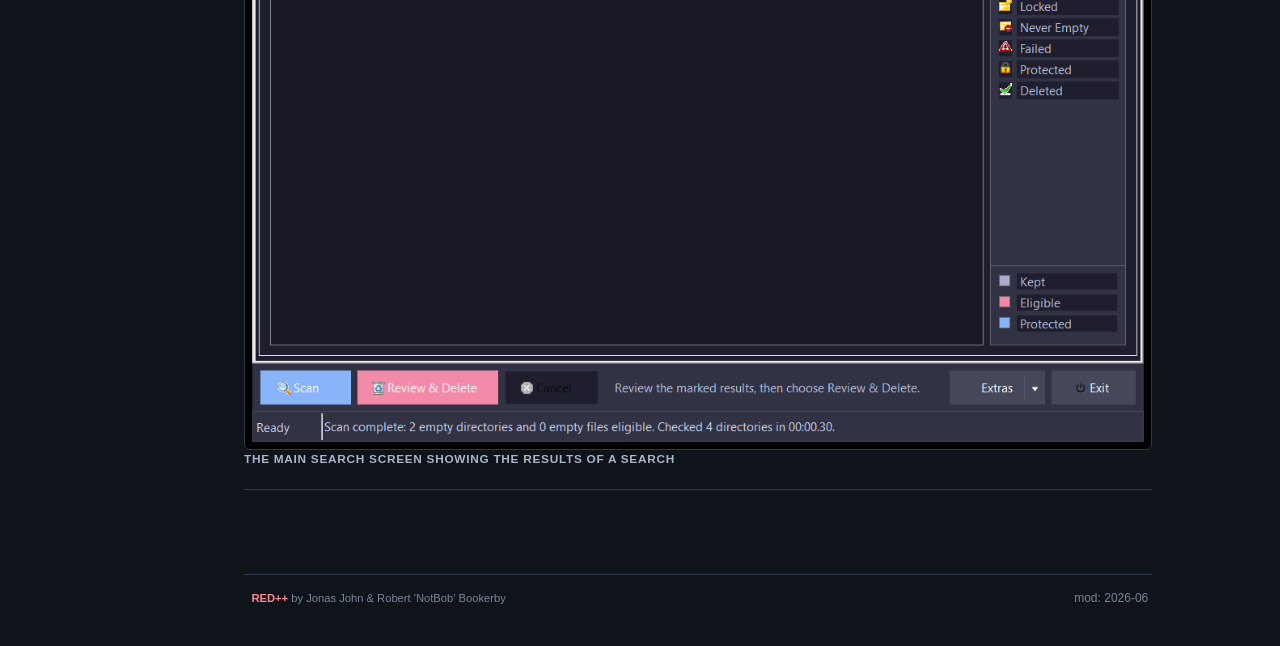
<file: help/rphOverview.htm>
<!DOCTYPE html>
<html lang="en">
<head>
<meta charset="utf-8">
<meta name="viewport" content="width=device-width, initial-scale=1">
<meta name="description" content="RED++ : Remove Empty Directories ++ Help">
<meta name="author" content="Robert 'NotBob' Bookerby">
<link rel="stylesheet" href="css/rphStyle.css">
<title>RED++ Help</title>
</head>
<body>
<div class="sidenav">
 <div class="menu">
 <img src="img/logonav.png" alt="logo">
 <a href="#" class="hit"   >Overview</a>
 <a href="rphConfig.htm"   >Config File</a>
 <a href="rphSettings.htm" >Settings</a>
 <a href="rphFilters.htm"  >Filters</a>
 <a href="rphSearching.htm">Searching</a>
 <a href="rphCmdline.htm"  >Command Line</a>
 <a href="rphCredits.htm"  >Credits, License</a>
 <a href="rphChangelog.htm">Change Log</a>
 <p class="nih">Screenshots scale to fit this help window.</p>
 </div>
</div>
<!-- ======= ======= ======= ======= ======= ======= ======= -->
<div class="main narrow-body">
<!-- ======= ======= ======= ======= ======= ======= ======= -->
<hr>
<div>
<h3 id="overview">Overview</h3>
<div>
<h5>From the original RED:</h5>
<blockquote>
One might think that searching and deleting empty directories is a trivial thing, but once you have hundreds of them it get's really exhausting. That's the reason I <span class="sm">[Jonas John]</span> made RED. It’s a small and simple tool that searches and deletes empty directories recursively below a given start folder. And before deleting anything it let’s you check all empty directories it found.
</blockquote>
<h4>Features:</h4>
Remove Empty Directories ++ (aka <span class="red">RED++</span>) finds, displays, and deletes empty directories recursively below a given start folder. It allows you to create custom rules and filters for keeping and deleting folders (e.g. ignore directories  called <em>RECYCLER</em>, treat directories with empty files as empty etc).
<ul>
 <li>Shows empty directories before deleting them</li>
 <li>Supports multiple delete modes (Recycle Bin, Direct, Simulate, and Move to folder)</li>
 <li>User configurable filters to control directory processing</li>
 <li>Filter rules can be enabled / disabled as required</li>
 <li>Can treat directories with empty files as empty and can optionally remove standalone zero-byte files</li>
 <li>One-click restore of previous deletion runs from the More menu</li>
 <li><span class="nbn">.redkeep</span> marker files protect a directory and its subtree wherever it is copied</li>
 <li>Optional MFT turbo scan for NTFS/ReFS volumes when running as administrator</li>
 <li>Headless command-line mode for scheduled or scripted scans</li>
 <li>Portable, self-contained release with no runtime installer</li>
</ul>
<p>
<span class="red">RED++</span> is an enhanced version of <a href="https://www.jonasjohn.de/" target="_blank">Jonas John</a>'s Remove Empty Directories (aka <a href="https://github.com/hxseven/Remove-Empty-Directories/" target="_blank">RED</a>). I <span class="sm">[NotBob]</span> found RED very useful over the years, but I wanted a little bit more. Jonas hadn't updated RED in over 4 years and was unresponsive to email contact. And so <span class="red">RED++</span> was created.
</p>
<p>
<span class="red">RED++</span> is <b>not</b> a rewrite. It uses <b>much</b> of the same source code as the original RED but has had the settings, filter matching and filter editing portions rewritten. This was done to:
</p>
<ul> 
<li>Provide more flexible matching rules (Contains, Endswith, Startswith, Exact etc)</li>
<li>To allow rules to be selectively enabled / disabled</li>
<li>To make it portable</li>
</ul>
</div>

<h4>System Requirements</h4>
<ul>
<li>Windows 10 22H2, Windows 11, or Windows Server 2022/2025</li>
<li>No separate runtime install is required. The release bundles .NET 10.</li>
<li>There is no installer. Unzip into a folder of your choice and run <span class="nbn">RED+.exe</span>.</li>
</ul>

<div class="note">
<h4 class="red">You Use This Software Entirely At Your Own Risk!</h4>
I've been using versions of the original RED for many years, and this enhanced RED++ since July 2024 with no significant issues. But I offer no guarantee that it will work for you on your system.
</div>

<div class="btd">
The <b>Search</b> screen is where you choose the scan target, review results, and decide what should be removed.
Results appear in a review list with status and reason details, so protected, ignored, failed, deleted, and deletion-ready entries can be checked before any destructive action.
<figure><img class="imgx" src="img/screen-M02.png"><figcaption>The Main Search Screen Showing the Results of a Search</figcaption></figure>
</div>
</div>
<!-- ======= ======= ======= ======= ======= ======= ======= -->
<hr><p>&nbsp;</p>
<div class="footer">
<span class="fal">&nbsp;&nbsp;<small><span class="red">RED++</span> by Jonas John &amp; Robert 'NotBob' Bookerby</small></span><span class="far">&nbsp;&nbsp;<span class="moddate">mod: 2026-06</span>&nbsp;</span>
</div>
</div>
</body>
</html>
</file>
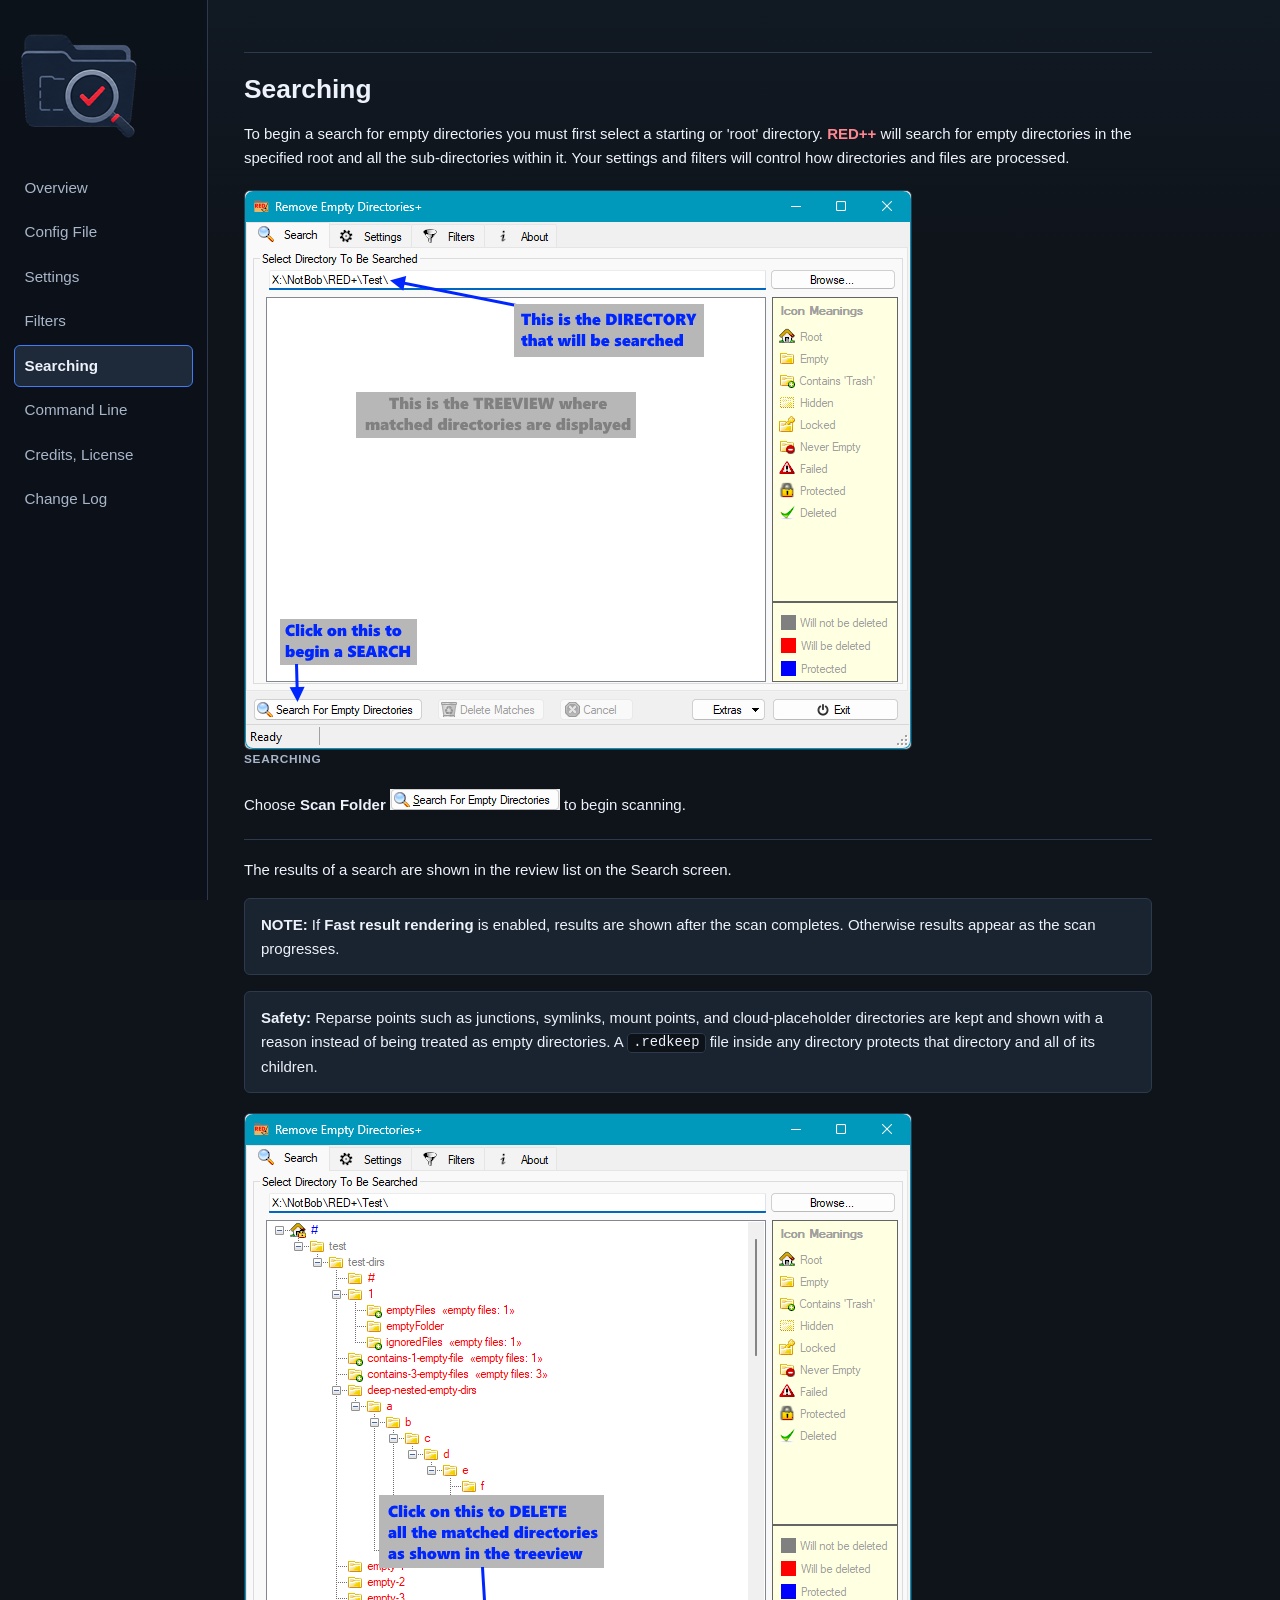
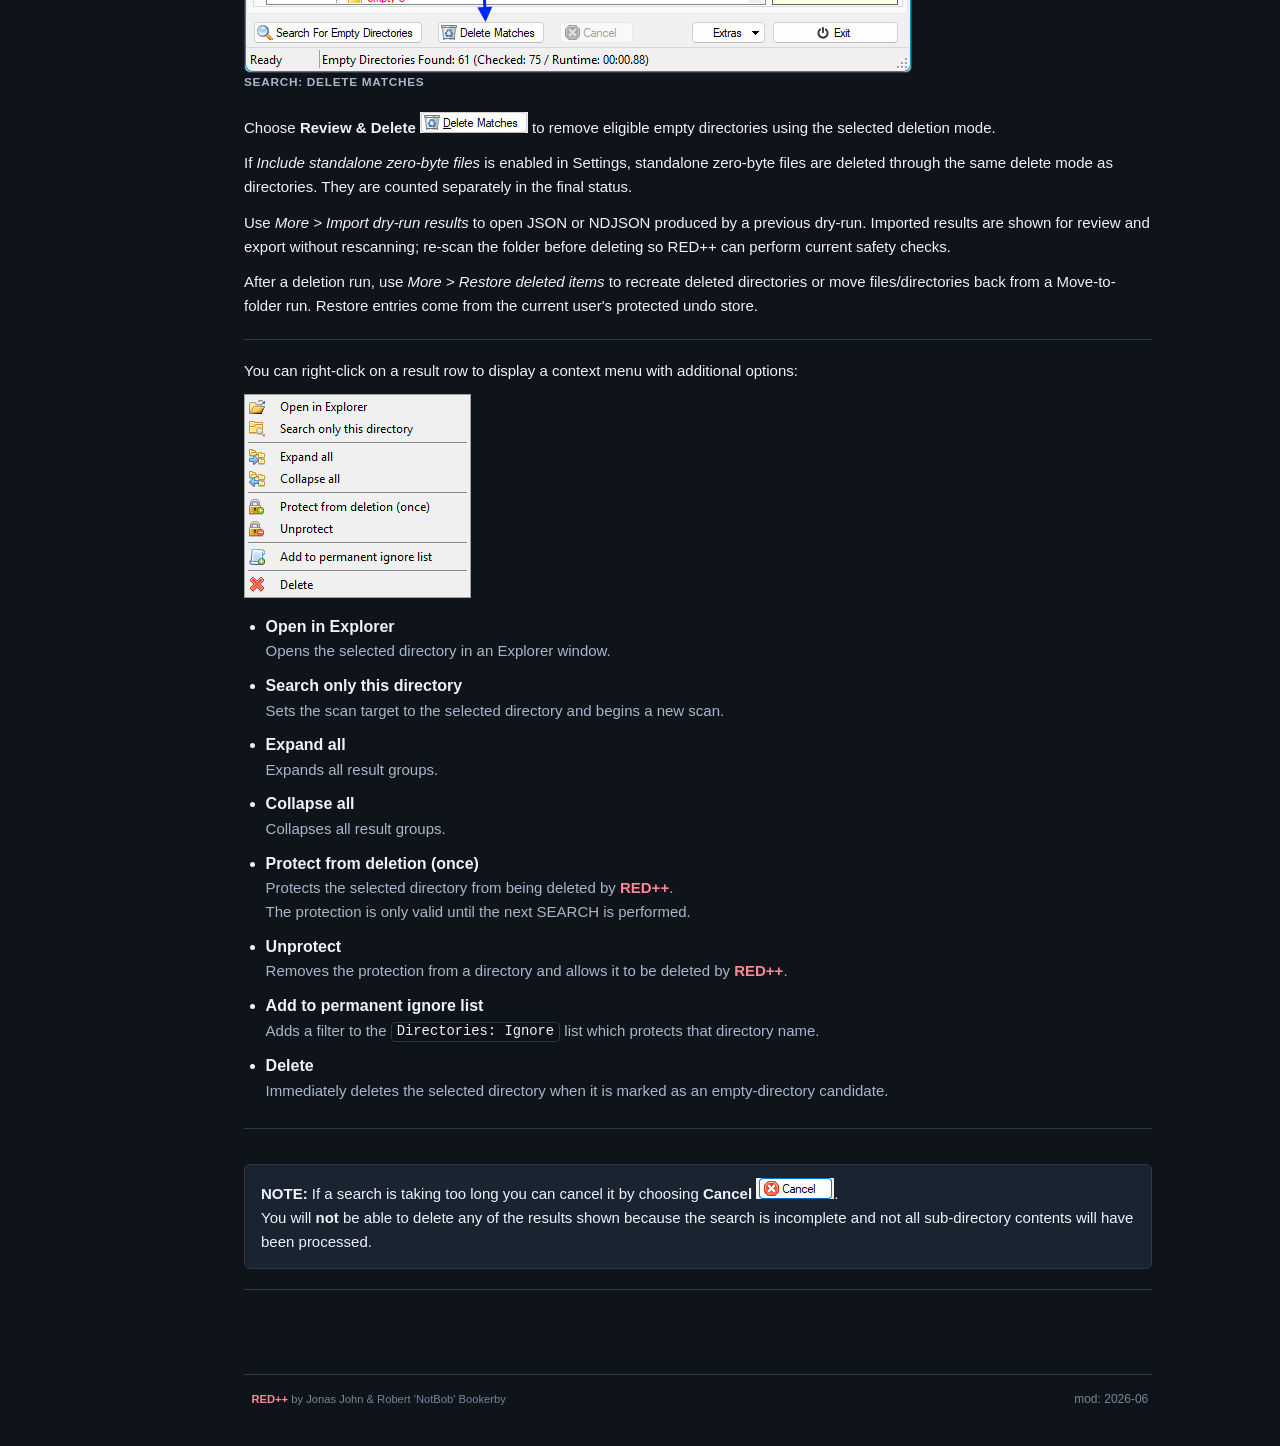
<file: help/rphSearching.htm>
<!DOCTYPE html>
<html lang="en">
<head>
<meta charset="utf-8">
<meta name="viewport" content="width=device-width, initial-scale=1">
<meta name="description" content="RED++ : Remove Empty Directories ++ Help">
<meta name="author" content="Robert 'NotBob' Bookerby">
<link rel="stylesheet" href="css/rphStyle.css">
<title>RED++ Help</title>
</head>
<body>
<div class="sidenav">
 <div class="menu">
 <img src="img/logonav.png" alt="logo">
 <a href="rphOverview.htm" >Overview</a>
 <a href="rphConfig.htm"   >Config File</a>
 <a href="rphSettings.htm" >Settings</a>
 <a href="rphFilters.htm"  >Filters</a>
 <a href="#" class="hit"   >Searching</a>
 <a href="rphCmdline.htm"  >Command Line</a>
 <a href="rphCredits.htm"  >Credits, License</a>
 <a href="rphChangelog.htm">Change Log</a>
 <p class="nih">Screenshots scale to fit this help window.</p>
 </div>
</div>
<!-- ======= ======= ======= ======= ======= ======= ======= -->
<div class="main narrow-body">
<!-- ======= ======= ======= ======= ======= ======= ======= -->
<hr>
<h3 id="rs_srch1">Searching</h3>
<div>

<div>
<p>To begin a search for empty directories you must first select a starting or 'root' directory. <span class="red">RED++</span> will search for empty directories in the specified root and all the sub-directories within it. Your settings and filters will control how directories and files are processed.</p>
<figure><img class="imgx" src="img/screen-M01-search1.png"><figcaption>Searching</figcaption></figure>
<p>Choose <b>Scan Folder</b> <img src="img/btn-search-dirs.png" alt="scan folder button"> to begin scanning.</p>
</div>

<div class="btd">
The results of a search are shown in the review list on the Search screen.
<div class="note"><b>NOTE:</b> If <b>Fast result rendering</b> is enabled, results are shown after the scan completes. Otherwise results appear as the scan progresses.</div>
<div class="note"><b>Safety:</b> Reparse points such as junctions, symlinks, mount points, and cloud-placeholder directories are kept and shown with a reason instead of being treated as empty directories. A <span class="nbn">.redkeep</span> file inside any directory protects that directory and all of its children.</div>
<figure><img class="imgx" src="img/screen-M01-search2.png"><figcaption>Search: Delete Matches</figcaption></figure>
<p>Choose <b>Review &amp; Delete</b> <img src="img/btn-search-del.png" alt="review and delete button"> to remove eligible empty directories using the selected deletion mode.</p>
<p>If <em>Include standalone zero-byte files</em> is enabled in Settings, standalone zero-byte files are deleted through the same delete mode as directories. They are counted separately in the final status.</p>
<p>Use <em>More &gt; Import dry-run results</em> to open JSON or NDJSON produced by a previous dry-run. Imported results are shown for review and export without rescanning; re-scan the folder before deleting so RED++ can perform current safety checks.</p>
<p>After a deletion run, use <em>More &gt; Restore deleted items</em> to recreate deleted directories or move files/directories back from a Move-to-folder run. Restore entries come from the current user's protected undo store.</p>
</div>

<div class="btd">
You can right-click on a result row to display a context menu with additional options:</p>
<img src="img/screen-M03-context.png" alt="context-menu">

<ul>
<li><span class="sx">Open in Explorer</span>
<div>Opens the selected directory in an Explorer window.</div>
</li>
<li><span class="sx">Search only this directory</span>
<div>Sets the scan target to the selected directory and begins a new scan.</div>
</li>
<li><span class="sx">Expand all</span>
<div>Expands all result groups.</div>
</li>
<li><span class="sx">Collapse all</span>
<div>Collapses all result groups.</div>
</li>
<li><span class="sx">Protect from deletion (once)</span>
<div>Protects the selected directory from being deleted by <span class="red">RED++</span>.
<br>The protection is only valid until the next SEARCH is performed.
</div>
</li>
<li><span class="sx">Unprotect</span>
<div>Removes the protection from a directory and allows it to be deleted by <span class="red">RED++</span>.</div>
</li>
<li><span class="sx">Add to permanent ignore list</span>
<div>Adds a filter to the <span class="nbn">Directories: Ignore</span> list which protects that directory name.</div>
</li>
<li><span class="sx">Delete</span>
<div>Immediately deletes the selected directory when it is marked as an empty-directory candidate.</div>
</li>
</ul>
</div>

<div class="btd">
<div class="note">
<b>NOTE:</b> If a search is taking too long you can cancel it by choosing <b>Cancel</b> <img src="img/btn-search-cancel.png" alt="cancel button">.
<br>You will <b>not</b> be able to delete any of the results shown because the search is incomplete and not all sub-directory contents will have been processed.
</div>
</div>

</div>
<!-- ======= ======= ======= ======= ======= ======= ======= -->
<hr><p>&nbsp;</p>
<div class="footer">
<span class="fal">&nbsp;&nbsp;<small><span class="red">RED++</span> by Jonas John &amp; Robert 'NotBob' Bookerby</small></span><span class="far">&nbsp;&nbsp;<span class="moddate">mod: 2026-06</span>&nbsp;</span>
</div>
</div></body>
</html>
</file>
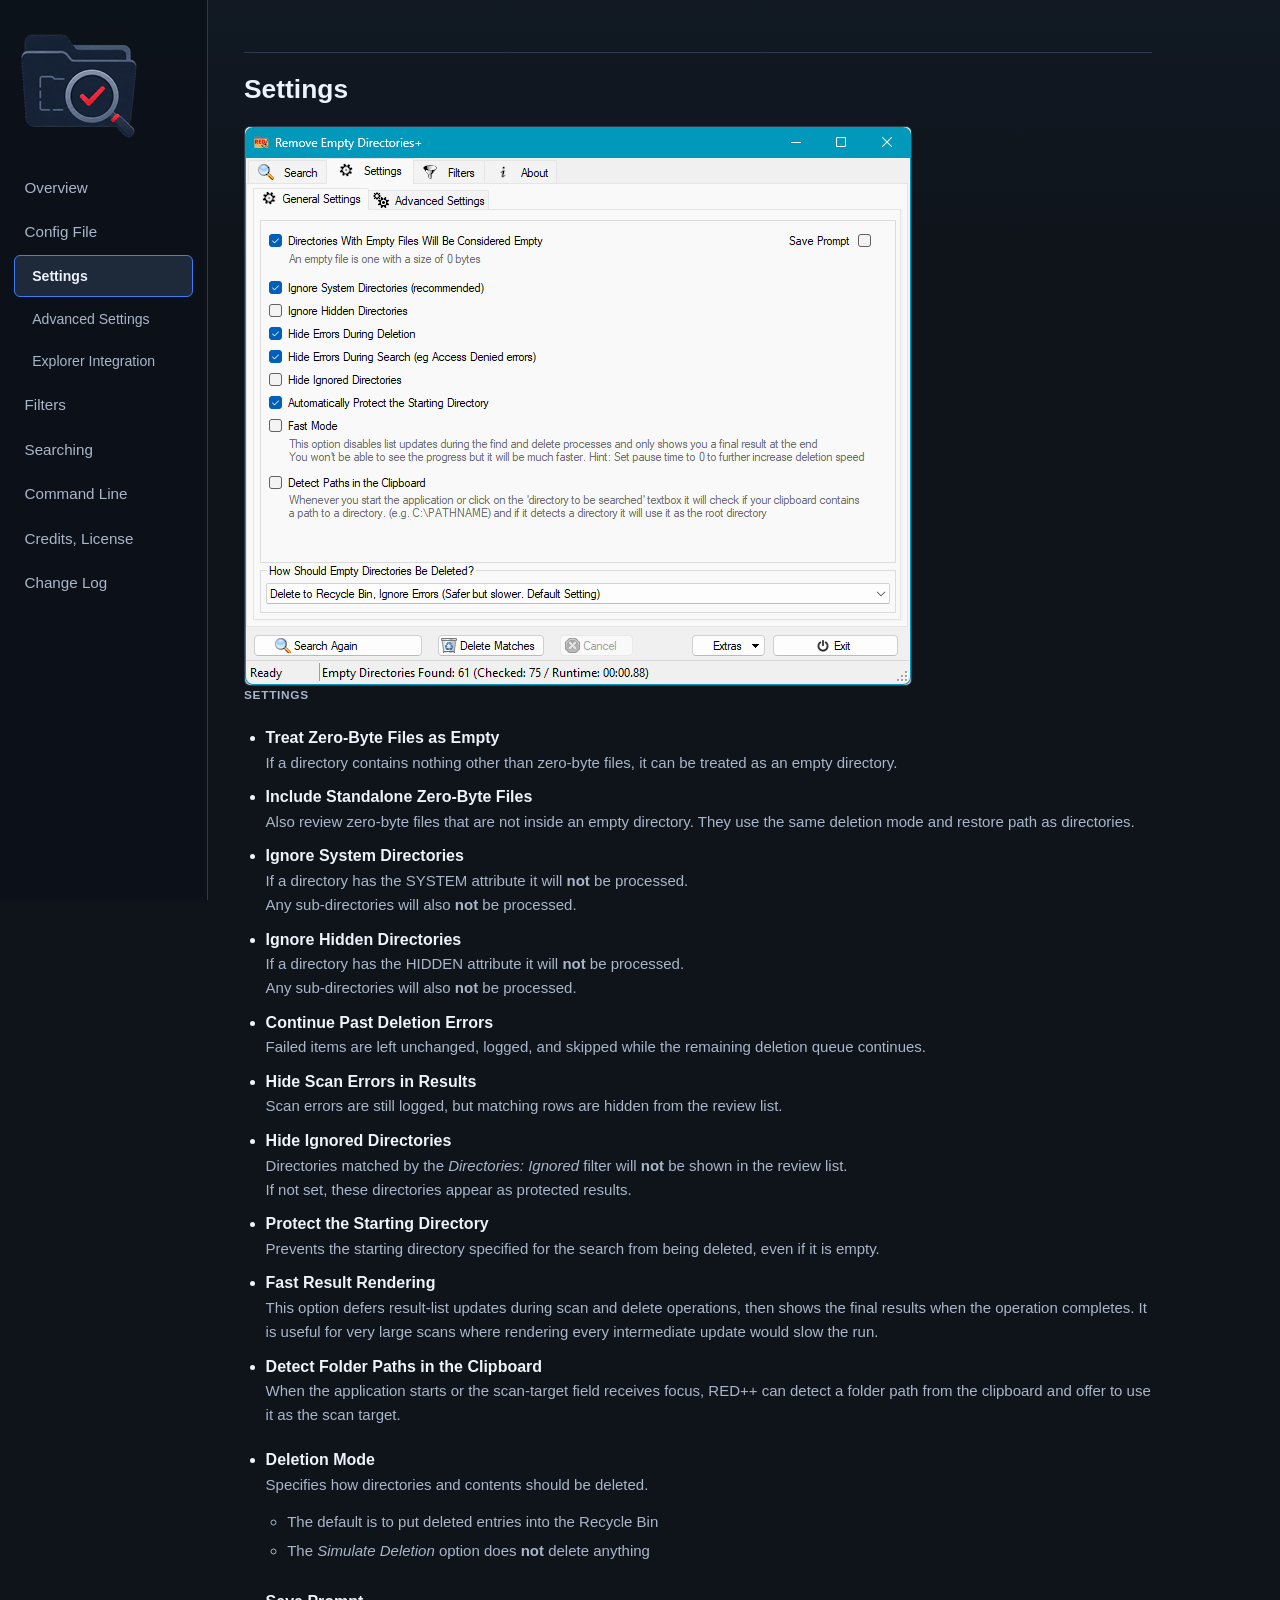
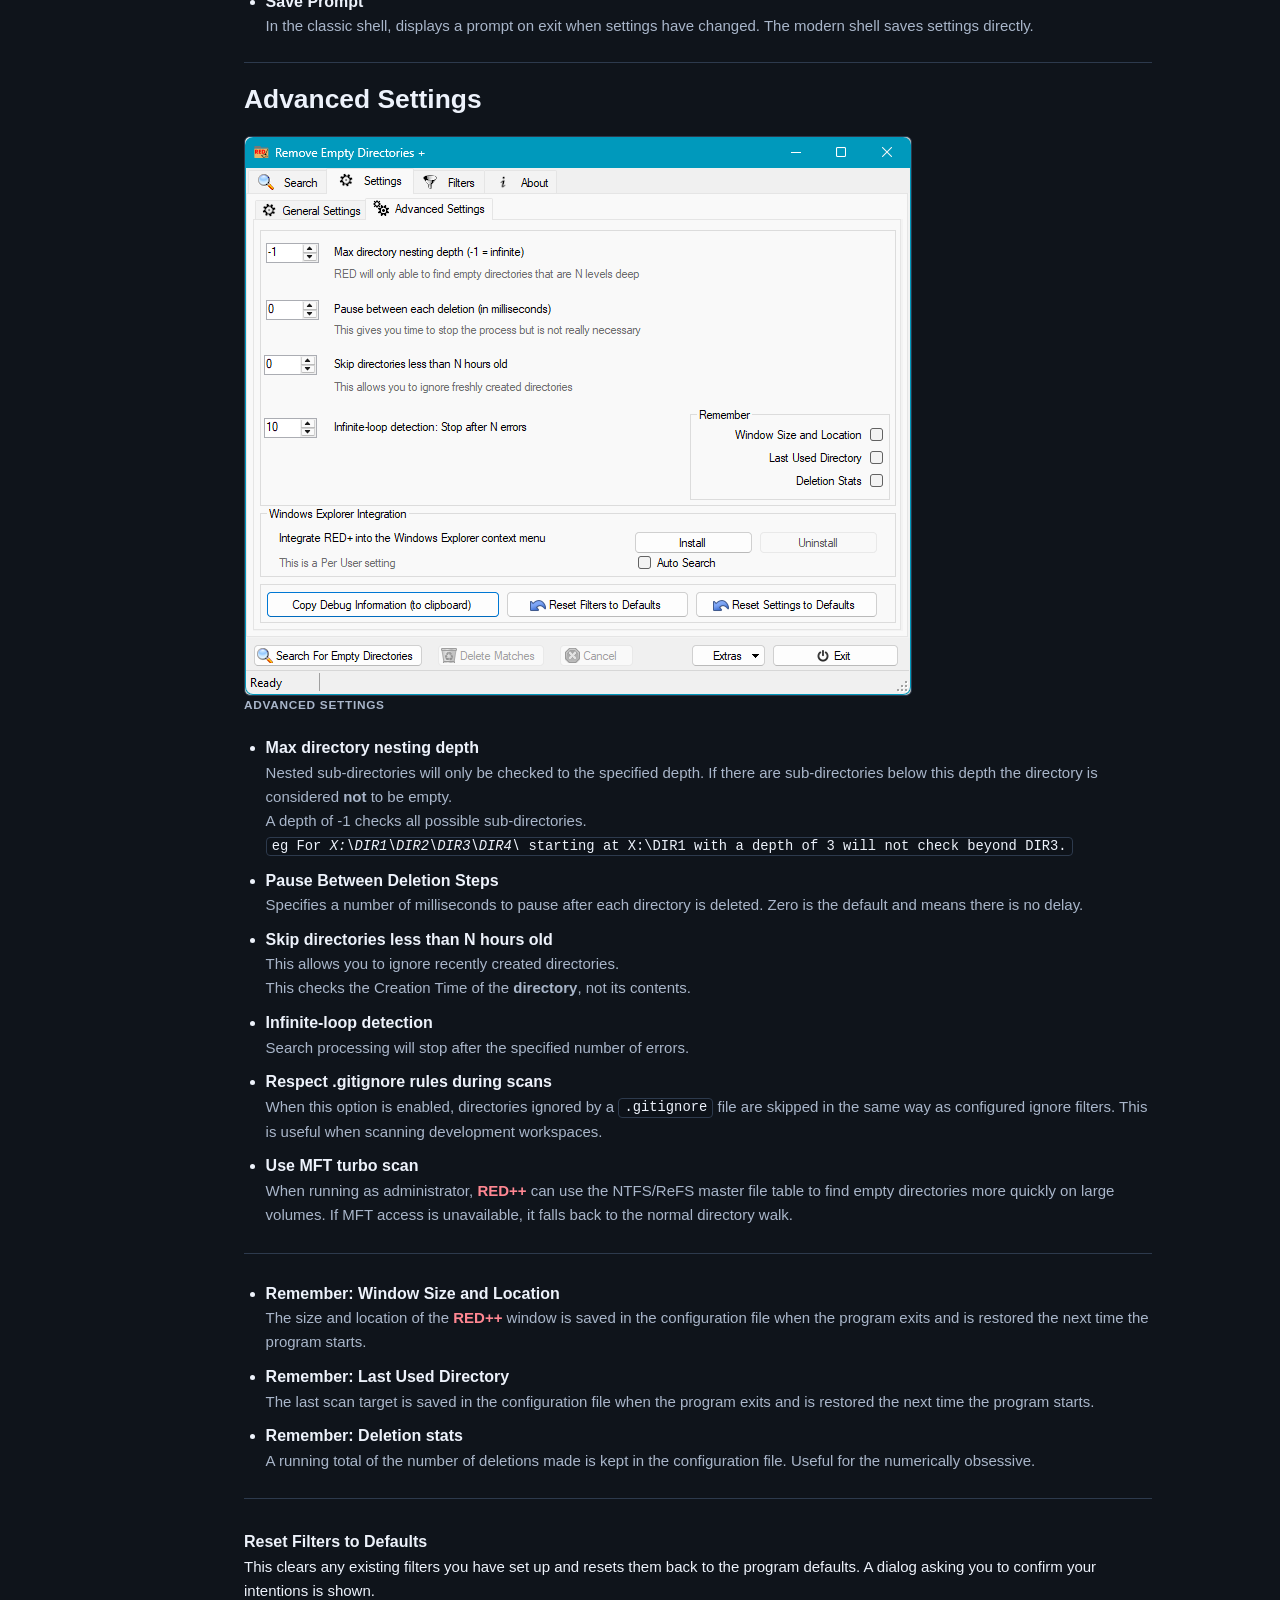
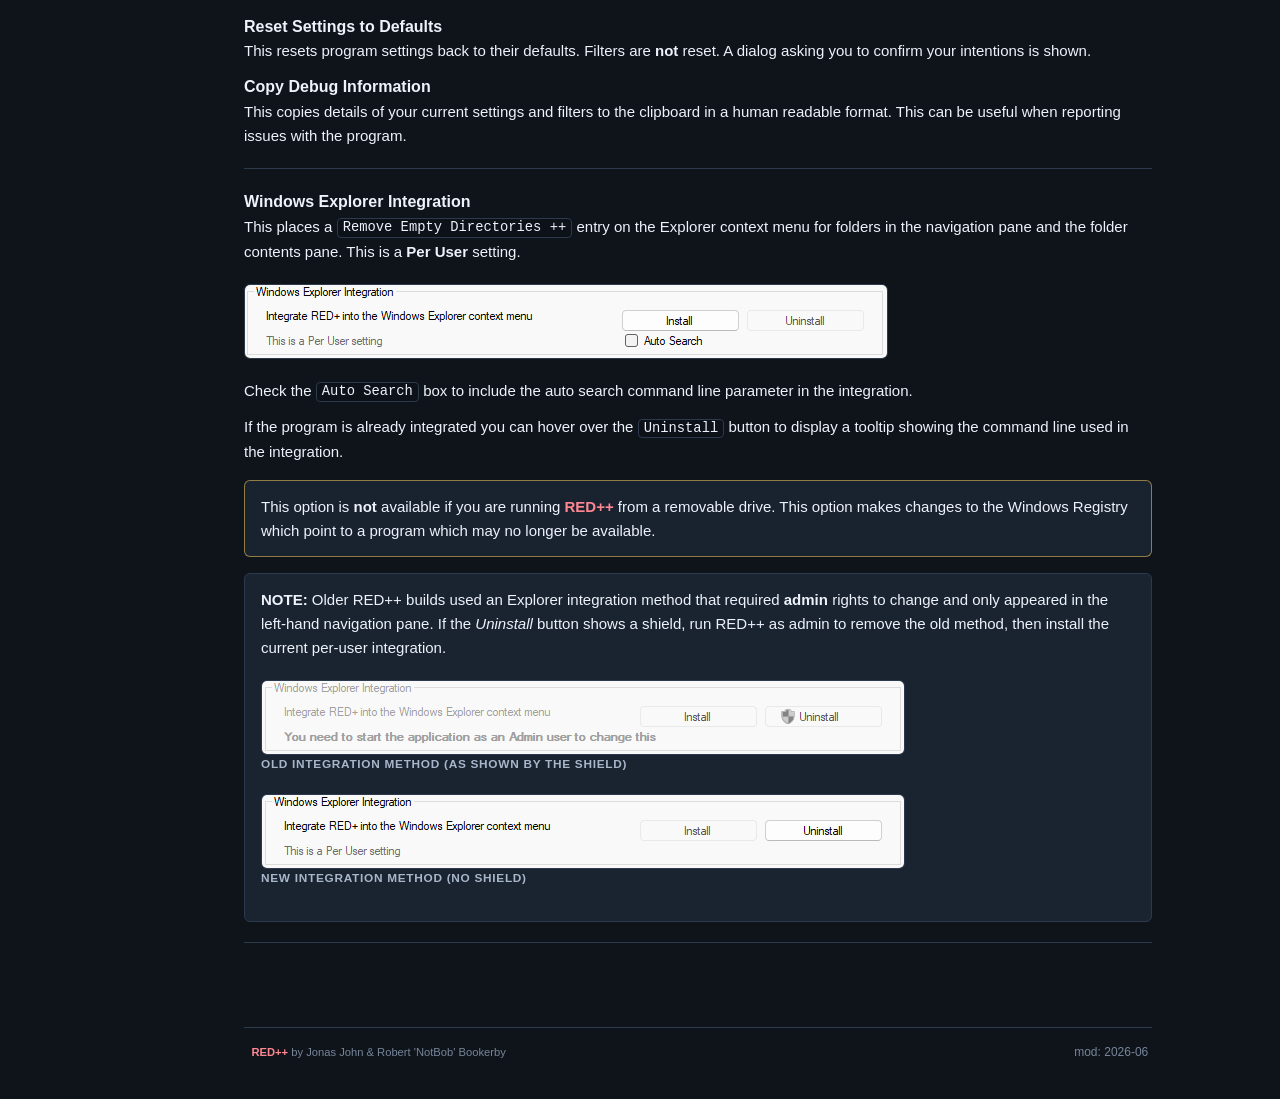
<file: help/rphSettings.htm>
<!DOCTYPE html>
<html lang="en">
<head>
<meta charset="utf-8">
<meta name="viewport" content="width=device-width, initial-scale=1">
<meta name="description" content="RED++ : Remove Empty Directories ++ Help">
<meta name="author" content="Robert 'NotBob' Bookerby">
<link rel="stylesheet" href="css/rphStyle.css">
<title>RED++ Help</title>
</head>
<body>
<div class="sidenav">
 <div class="menu">
 <img src="img/logonav.png" alt="logo">
 <a href="rphOverview.htm" >Overview</a>
 <a href="rphConfig.htm"   >Config File</a>
 <span class="smenu">
 <a class="hit" href="#opts1">Settings</a>
 <a href="#opts2">Advanced Settings</a><a href="#opts2ei">Explorer Integration</a>
 </span>
 <a href="rphFilters.htm"  >Filters</a>
 <a href="rphSearching.htm">Searching</a>
 <a href="rphCmdline.htm"  >Command Line</a>
 <a href="rphCredits.htm"  >Credits, License</a>
 <a href="rphChangelog.htm">Change Log</a> 
 <p class="nih">Screenshots scale to fit this help window.</p>
 </div>
</div>
<!-- ======= ======= ======= ======= ======= ======= ======= -->
<div class="main narrow-body">
<!-- ======= ======= ======= ======= ======= ======= ======= -->
<hr>
<h3 id="opts1">Settings</h3>
<div>
<div>
<figure><img class="imgx" src="img/screen-S01.png"><figcaption>Settings</figcaption></figure>
<ul>
<li><span class="sx">Treat Zero-Byte Files as Empty</span>
<div>If a directory contains nothing other than zero-byte files, it can be treated as an empty directory.</div>
</li>
<li><span class="sx">Include Standalone Zero-Byte Files</span>
<div>Also review zero-byte files that are not inside an empty directory. They use the same deletion mode and restore path as directories.</div>
</li>
<li><span class="sx">Ignore System Directories</span>
<div>If a directory has the SYSTEM attribute it will <b>not</b> be processed.
<br>Any sub-directories will also <b>not</b> be processed.</div>
</li>
<li><span class="sx">Ignore Hidden Directories</span>
<div>If a directory has the HIDDEN attribute it will <b>not</b> be processed.
<br>Any sub-directories will also <b>not</b> be processed.</div>
</li>
<li><span class="sx">Continue Past Deletion Errors</span>
<div>Failed items are left unchanged, logged, and skipped while the remaining deletion queue continues.</div>
</li>
<li><span class="sx">Hide Scan Errors in Results</span>
<div>Scan errors are still logged, but matching rows are hidden from the review list.</div>
</li>
<li><span class="sx">Hide Ignored Directories</span>
<div>Directories matched by the <em>Directories: Ignored</em> filter will <b>not</b> be shown in the review list.
<br>If not set, these directories appear as protected results.</div>
</li>
<li><span class="sx">Protect the Starting Directory</span>
<div>Prevents the starting directory specified for the search from being deleted, even if it is empty.</div>
</li>
<li><span class="sx">Fast Result Rendering</span>
<div>This option defers result-list updates during scan and delete operations, then shows the final results when the operation completes.
It is useful for very large scans where rendering every intermediate update would slow the run.
</div>
</li>
<li><span class="sx">Detect Folder Paths in the Clipboard</span>
<div>When the application starts or the scan-target field receives focus, RED++ can detect a folder path from the clipboard and offer to use it as the scan target.</div>
</li>
</ul>
<ul>
<li><span class="sx">Deletion Mode</span>
<div>Specifies how directories and contents should be deleted.</div>
<div>
<ul>
<li>The default is to put deleted entries into the Recycle Bin</li>
<li>The <em>Simulate Deletion</em> option does <b>not</b> delete anything</li>
</ul>
</div>
</li>
<li><span class="sx">Save Prompt</span>
<div>In the classic shell, displays a prompt on exit when settings have changed. The modern shell saves settings directly.</div>
</li>
</ul>
</div>

<hr>
<h3 id="opts2">Advanced Settings</h3>
<div>
<figure><img class="imgx" src="img/screen-S02.png"><figcaption>Advanced Settings</figcaption></figure>
<div>
<ul>
<li><span class="sx">Max directory nesting depth</span>
<div>Nested sub-directories will only be checked to the specified depth. If there are sub-directories below this depth the directory is considered <b>not</b> to be empty.
<br>A depth of -1 checks all possible sub-directories.
<br><span class="eg">eg For <em>X:\DIR1\DIR2\DIR3\DIR4\</em> starting at X:\DIR1 with a depth of 3 will not check beyond DIR3.</span></div>
</li>
<li><span class="sx">Pause Between Deletion Steps</span>
<div>Specifies a number of milliseconds to pause after each directory is deleted. Zero is the default and means there is no delay.</div>
</li>
<li><span class="sx">Skip directories less than N hours old</span>
<div>This allows you to ignore recently created directories.
<br>This checks the Creation Time of the <b>directory</b>, not its contents.</div>
</li>
<li><span class="sx">Infinite-loop detection</span>
<div>Search processing will stop after the specified number of errors.</div>
</li>
<li><span class="sx">Respect .gitignore rules during scans</span>
<div>When this option is enabled, directories ignored by a <span class="nbn">.gitignore</span> file are skipped in the same way as configured ignore filters. This is useful when scanning development workspaces.</div>
</li>
<li><span class="sx">Use MFT turbo scan</span>
<div>When running as administrator, <span class="red">RED++</span> can use the NTFS/ReFS master file table to find empty directories more quickly on large volumes. If MFT access is unavailable, it falls back to the normal directory walk.</div>
</li>
</ul>
</div>

<div class="btd">
<ul>
<li><span class="sx">Remember: Window Size and Location</span>
<div>The size and location of the <span class="red">RED++</span> window is saved in the configuration file when the program exits and is restored the next time the program starts.</div>
</li>
<li><span class="sx">Remember: Last Used Directory</span>
<div>The last scan target is saved in the configuration file when the program exits and is restored the next time the program starts.</div>
</li>
<li><span class="sx">Remember: Deletion stats</span>
<div>A running total of the number of deletions made is kept in the configuration file. Useful for the numerically obsessive.</div>
</li>
</ul>
</div>
<div class="btd">
<p><span class="sx">Reset Filters to Defaults</span><br>
This clears any existing filters you have set up and resets them back to the program defaults. A dialog asking you to confirm your intentions is shown.
</p>
<p><span class="sx">Reset Settings to Defaults</span><br>
This resets program settings back to their defaults. Filters are <b>not</b> reset. A dialog asking you to confirm your intentions is shown.
</p>
<p><span class="sx">Copy Debug Information</span><br>
This copies details of your current settings and filters to the clipboard in a human readable format. This can be useful when reporting issues with the program.
</p>
</div>
</div>

<hr>
<div id="opts2ei">
<p><span class="sx">Windows Explorer Integration</span><br>
This places a <span class="nbn">Remove Empty Directories ++</span> entry on the Explorer context menu for folders in the navigation pane and the folder contents pane. This is a <b>Per User</b> setting.
</p>
<p>
<figure><img class="imgx" src="img/screen-S02eil3.png"></figure>
Check the <span class="nbn">Auto Search</span> box to include the auto search command line parameter in the integration.
</p>
<p>If the program is already integrated you can hover over the <span class="nbn">Uninstall</span> button to display a tooltip showing the command line used in the integration.</p>
<div class="hilt">
This option is <b>not</b> available if you are running <span class="red">RED++</span> from a removable drive. This option makes changes to the Windows Registry which point to a program which may no longer be available.
</div>
<div class="note">
<b>NOTE:</b> Older RED++ builds used an Explorer integration method that required <b>admin</b> rights to change and only appeared in the left-hand navigation pane. If the <em>Uninstall</em> button shows a shield, run RED++ as admin to remove the old method, then install the current per-user integration.
<figure><img class="imgx" src="img/screen-S02eil1.png"><figcaption>Old Integration Method (As Shown by The Shield)</figcaption></figure>
<figure><img class="imgx" src="img/screen-S02eil2.png"><figcaption>New Integration Method (No Shield)</figcaption></figure>
</div>
</div>

</div>
<!-- ======= ======= ======= ======= ======= ======= ======= -->
<hr><p>&nbsp;</p>
<div class="footer">
<span class="fal">&nbsp;&nbsp;<small><span class="red">RED++</span> by Jonas John &amp; Robert 'NotBob' Bookerby</small></span><span class="far">&nbsp;&nbsp;<span class="moddate">mod: 2026-06</span>&nbsp;</span>
</div>
</div></body>
</html>
</file>
<file: help/css/rphStyle.css>
/* RED++ bundled help */

:root {
  color-scheme: dark;
  --bg: #0f141b;
  --panel: #172130;
  --panel-2: #1e2a3a;
  --surface: #0d1219;
  --border: #2d3a4d;
  --border-strong: #4d5f78;
  --text: #edf2fb;
  --muted: #a9b6ca;
  --muted-2: #77859a;
  --accent: #3f7cf5;
  --accent-soft: #91b7ff;
  --danger: #ff8792;
  --success: #6ed17b;
  --warning: #f6c75a;
  --sidebar: 13rem;
}

* {
  box-sizing: border-box;
}

html {
  background: var(--bg);
}

body {
  margin: 0;
  color: var(--text);
  background: linear-gradient(180deg, #111923 0%, var(--bg) 16rem);
  font: 15px/1.6 "Segoe UI", Arial, sans-serif;
}

a {
  color: var(--accent-soft);
  text-decoration: none;
}

a:hover {
  color: var(--text);
  text-decoration: underline;
}

a:focus-visible {
  outline: 2px solid var(--accent-soft);
  outline-offset: 3px;
  border-radius: 4px;
}

h1, h2, h3, h4, h5 {
  color: var(--text);
  line-height: 1.25;
  text-decoration: none;
}

h3 {
  margin: 0 0 1rem;
  font-size: 1.65rem;
  letter-spacing: 0;
}

h4 {
  margin: 1.6rem 0 0.55rem;
  font-size: 1.15rem;
}

h5 {
  margin: 1rem 0 0.35rem;
  color: var(--muted);
  font-size: 0.95rem;
  text-transform: uppercase;
}

p {
  margin: 0.7rem 0;
}

ul, ol {
  margin: 0.55rem 0 1rem;
  padding-left: 1.35rem;
}

li {
  margin: 0.35rem 0;
}

li div {
  color: var(--muted);
  padding-bottom: 0.25rem;
}

hr {
  border: 0;
  border-top: 1px solid var(--border);
  margin: 1.25rem 0;
}

blockquote {
  margin: 1rem 0;
  padding: 0.9rem 1rem;
  color: var(--muted);
  background: rgba(13, 18, 25, 0.78);
  border-left: 3px solid var(--accent);
  border-radius: 0 6px 6px 0;
  font-style: normal;
}

pre {
  overflow-x: auto;
  margin: 0.85rem 0 1.1rem;
  padding: 0.95rem 1rem;
  color: var(--text);
  background: var(--surface);
  border: 1px solid var(--border);
  border-radius: 6px;
  font: 0.92rem/1.55 Consolas, "Cascadia Mono", "Courier New", monospace;
}

code,
.nbn,
.nbs,
.eg {
  color: var(--text);
  background: var(--surface);
  border: 1px solid var(--border);
  border-radius: 4px;
  padding: 0.08rem 0.32rem;
  font-family: Consolas, "Cascadia Mono", "Courier New", monospace;
  font-size: 0.92em;
}

table {
  width: 100%;
  border-collapse: collapse;
  margin: 1rem 0;
  overflow: hidden;
  border: 1px solid var(--border);
  border-radius: 6px;
}

td, th {
  padding: 0.7rem 0.8rem;
  border-bottom: 1px solid var(--border);
  vertical-align: top;
}

tr:last-child td {
  border-bottom: 0;
}

figure {
  margin: 1.25rem 0;
}

figure img,
.imgx {
  display: block;
  width: auto;
  max-width: 100%;
  height: auto;
  background: var(--surface);
  border: 1px solid var(--border);
  border-radius: 6px;
}

.imgx:hover {
  width: auto;
  max-width: 100%;
}

figcaption {
  display: block;
  margin: 0 0 0.45rem;
  color: var(--muted);
  background: transparent;
  font-size: 0.74rem;
  font-weight: 700;
  letter-spacing: 0.06em;
  text-transform: uppercase;
}

.sidenav {
  position: fixed;
  inset: 0 auto 0 0;
  z-index: 1;
  width: var(--sidebar);
  overflow-y: auto;
  padding: 1.25rem 0.85rem;
  background: rgba(13, 18, 25, 0.96);
  border-right: 1px solid var(--border);
}

.sidenav .menu {
  padding: 0;
}

.sidenav img,
.logo img {
  display: block;
  max-width: 8rem;
  height: auto;
  margin: 0 0 1.15rem;
}

.sidenav a {
  display: block;
  margin: 0.1rem 0;
  padding: 0.52rem 0.62rem;
  color: var(--muted);
  border: 1px solid transparent;
  border-radius: 6px;
  font-size: 0.95rem;
}

.sidenav a:hover {
  color: var(--text);
  background: var(--panel);
  text-decoration: none;
}

.sidenav .hit {
  color: var(--text);
  background: var(--panel-2);
  border-color: var(--accent);
  font-weight: 700;
}

.menu .smenu {
  display: block;
  padding: 0;
}

.menu .smenu a {
  padding-left: 1.1rem;
  font-size: 0.88rem;
}

.main {
  margin-left: var(--sidebar);
  padding: 2rem 2.25rem 1.5rem;
}

.narrow-body {
  max-width: 980px;
}

.footer {
  display: flex;
  justify-content: space-between;
  gap: 1rem;
  margin-top: 2.5rem;
  padding: 0.8rem 0;
  color: var(--muted-2);
  border-top: 1px solid var(--border);
  font-size: 0.84rem;
}

.moddate,
.nih {
  color: var(--muted-2);
  font-size: 0.75rem;
}

.nih {
  display: none;
}

.fal {
  float: none;
}

.far {
  float: none;
}

.red {
  color: var(--danger);
  font-weight: 700;
}

.ver {
  font-weight: 700;
}

.indent1 {
  margin-left: 1.25rem;
}

.changelog,
.sm {
  color: var(--muted);
  font-size: 0.92rem;
}

.note,
.hint,
.hilt,
.box2 {
  margin: 1rem 0;
  padding: 0.85rem 1rem;
  color: var(--text);
  background: rgba(30, 42, 58, 0.72);
  border: 1px solid var(--border);
  border-radius: 6px;
}

.hint {
  color: var(--muted);
}

.hilt {
  border-color: rgba(246, 199, 90, 0.55);
}

.sx {
  color: var(--text);
  font-size: 1rem;
  font-weight: 700;
}

.btd {
  margin-top: 1.35rem;
  padding-top: 1.15rem;
  border-top: 1px solid var(--border);
}

.box1,
.box2 {
  border: 1px solid var(--border);
}

.box3 {
  min-height: 3rem;
  display: flex;
  align-items: center;
}

@media screen and (max-width: 760px) {
  .sidenav {
    position: static;
    width: auto;
    padding: 0.8rem;
    border-right: 0;
    border-bottom: 1px solid var(--border);
  }

  .sidenav img,
  .logo img {
    max-width: 7rem;
    margin-bottom: 0.7rem;
  }

  .main {
    margin-left: 0;
    padding: 1.25rem;
  }

  .footer {
    flex-direction: column;
  }
}
</file>
